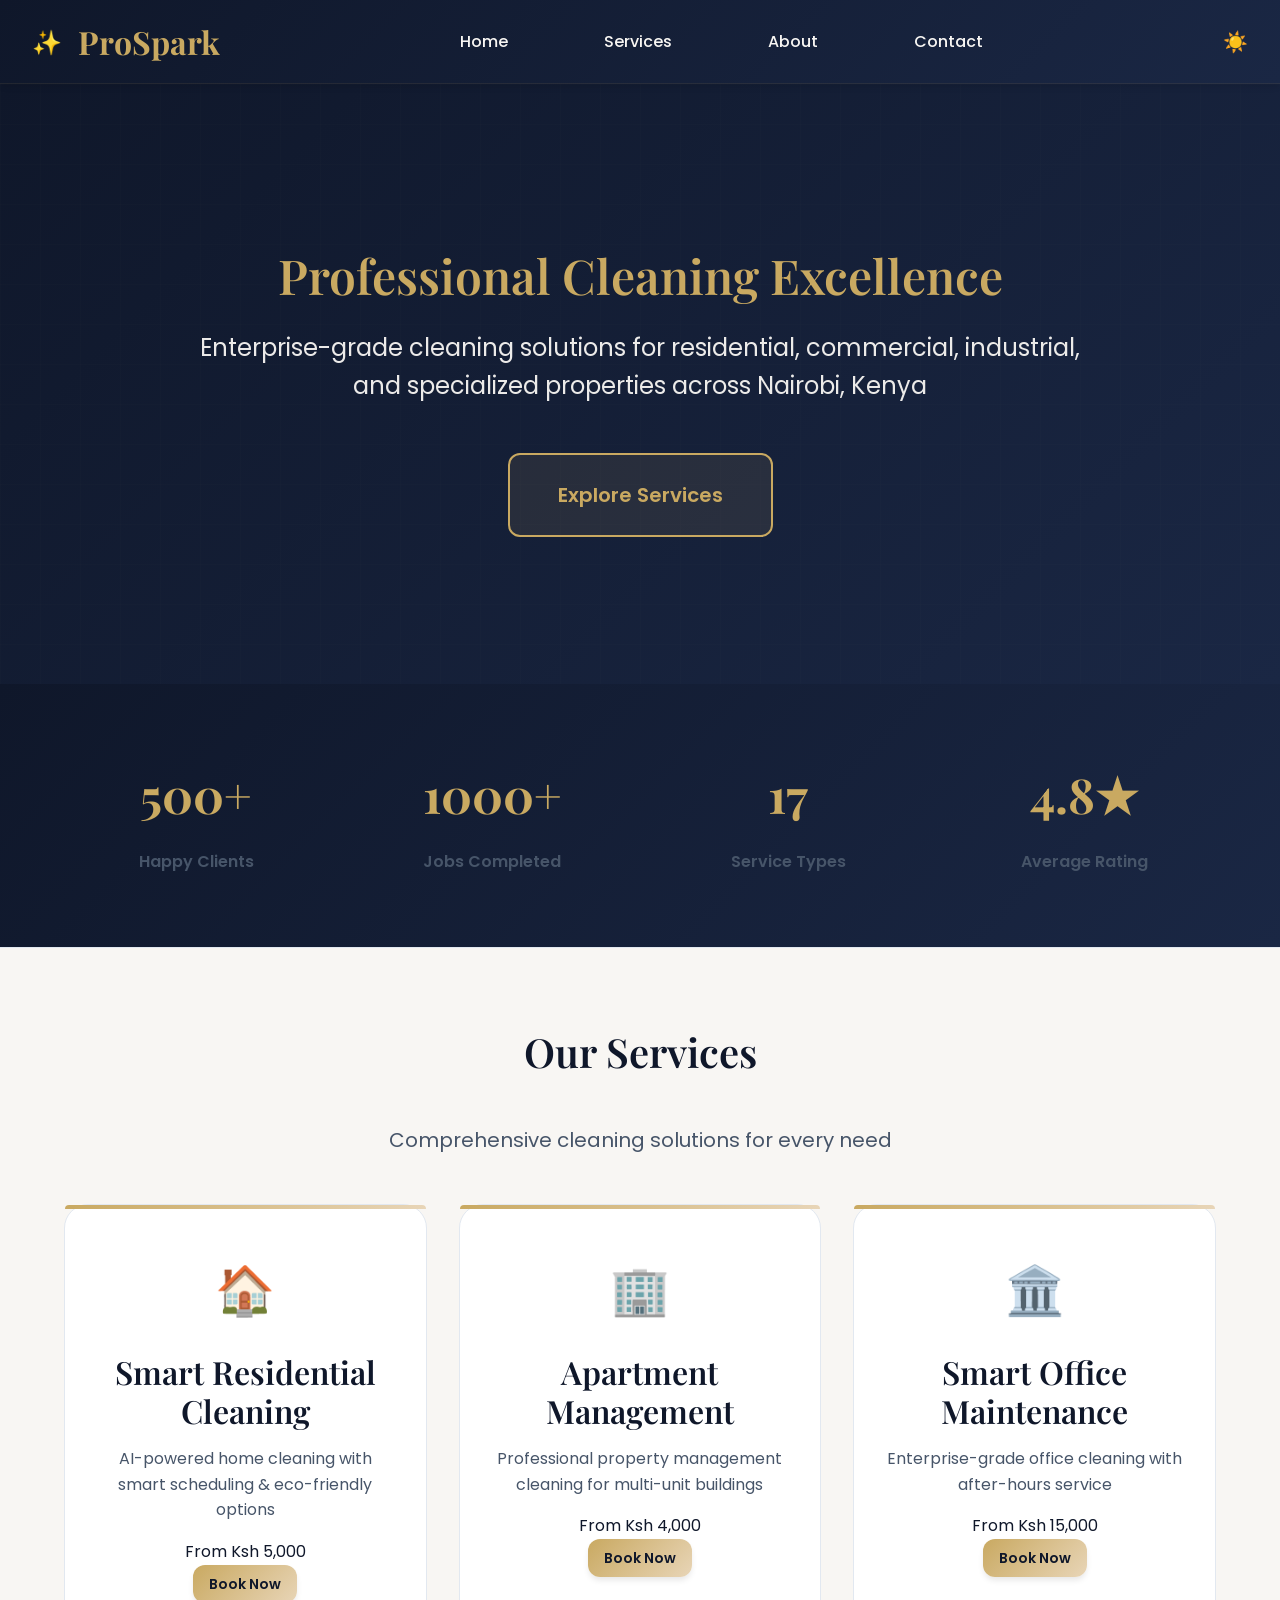
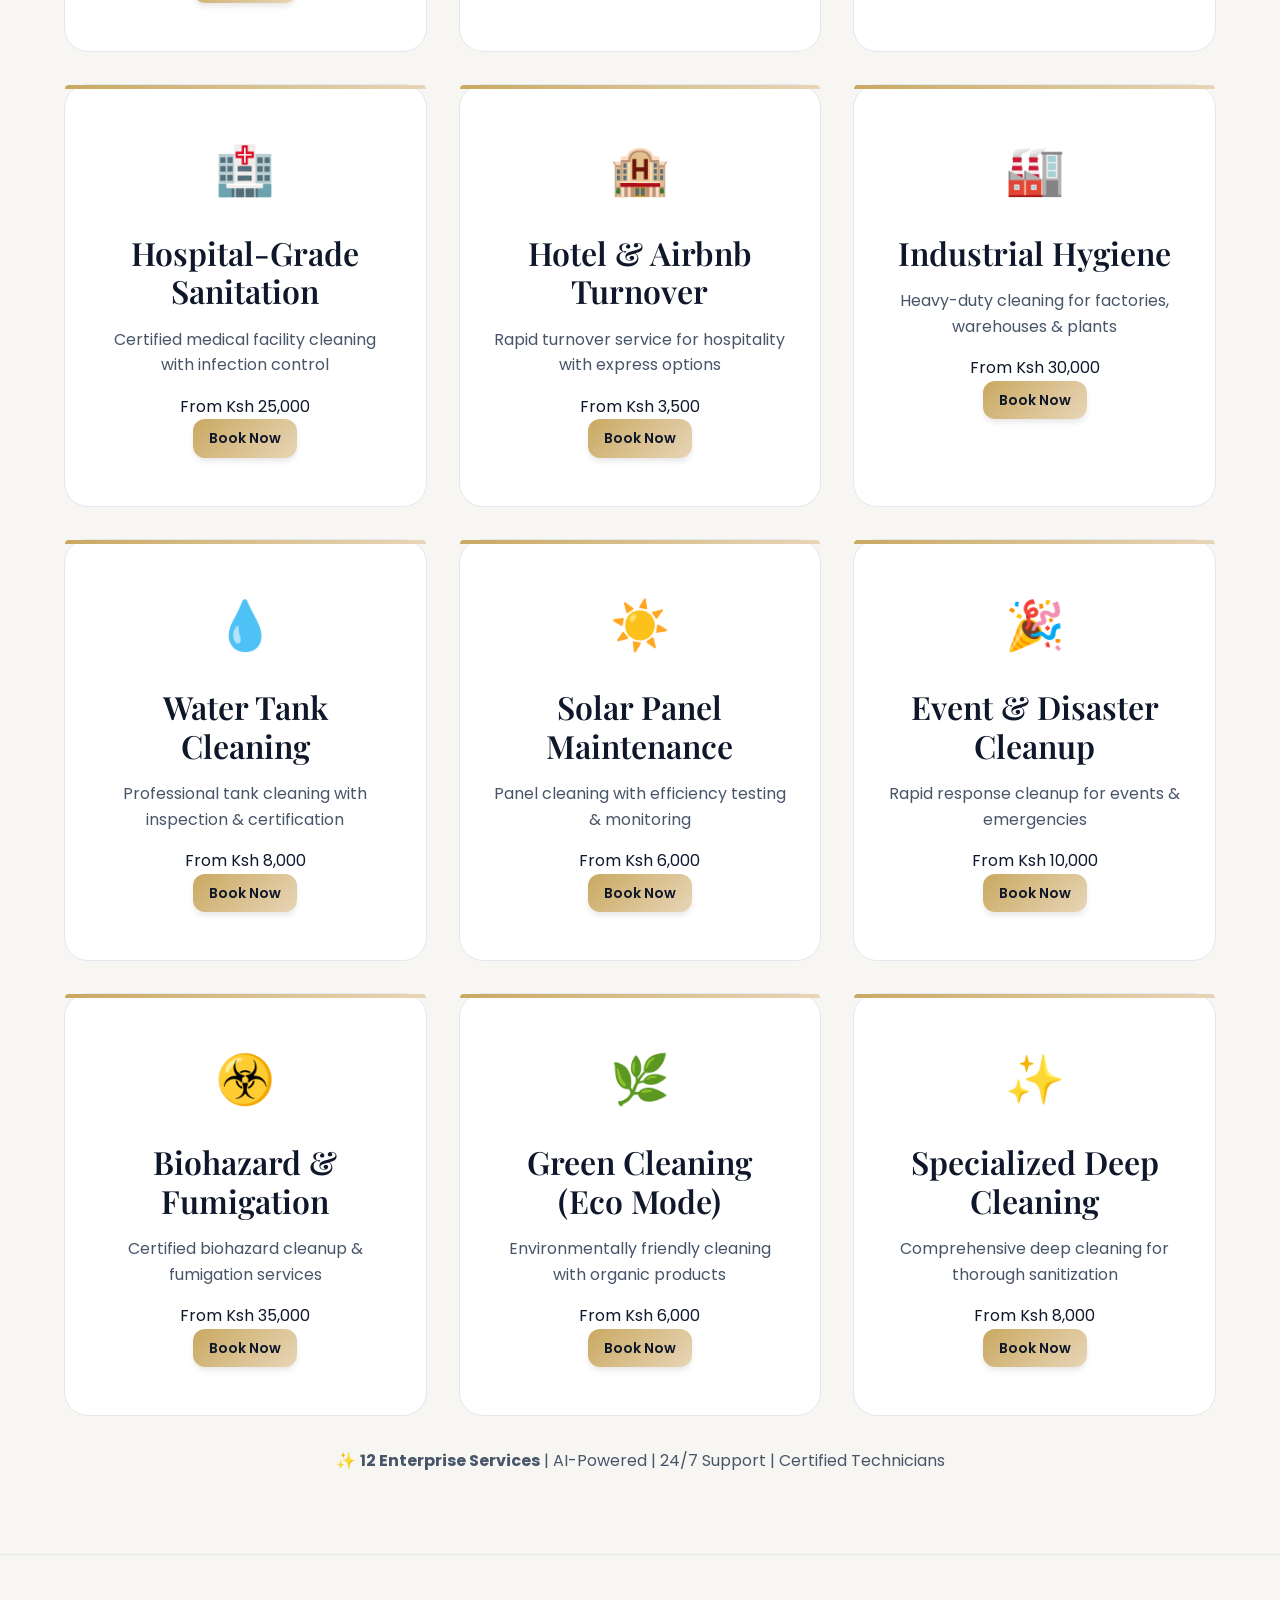
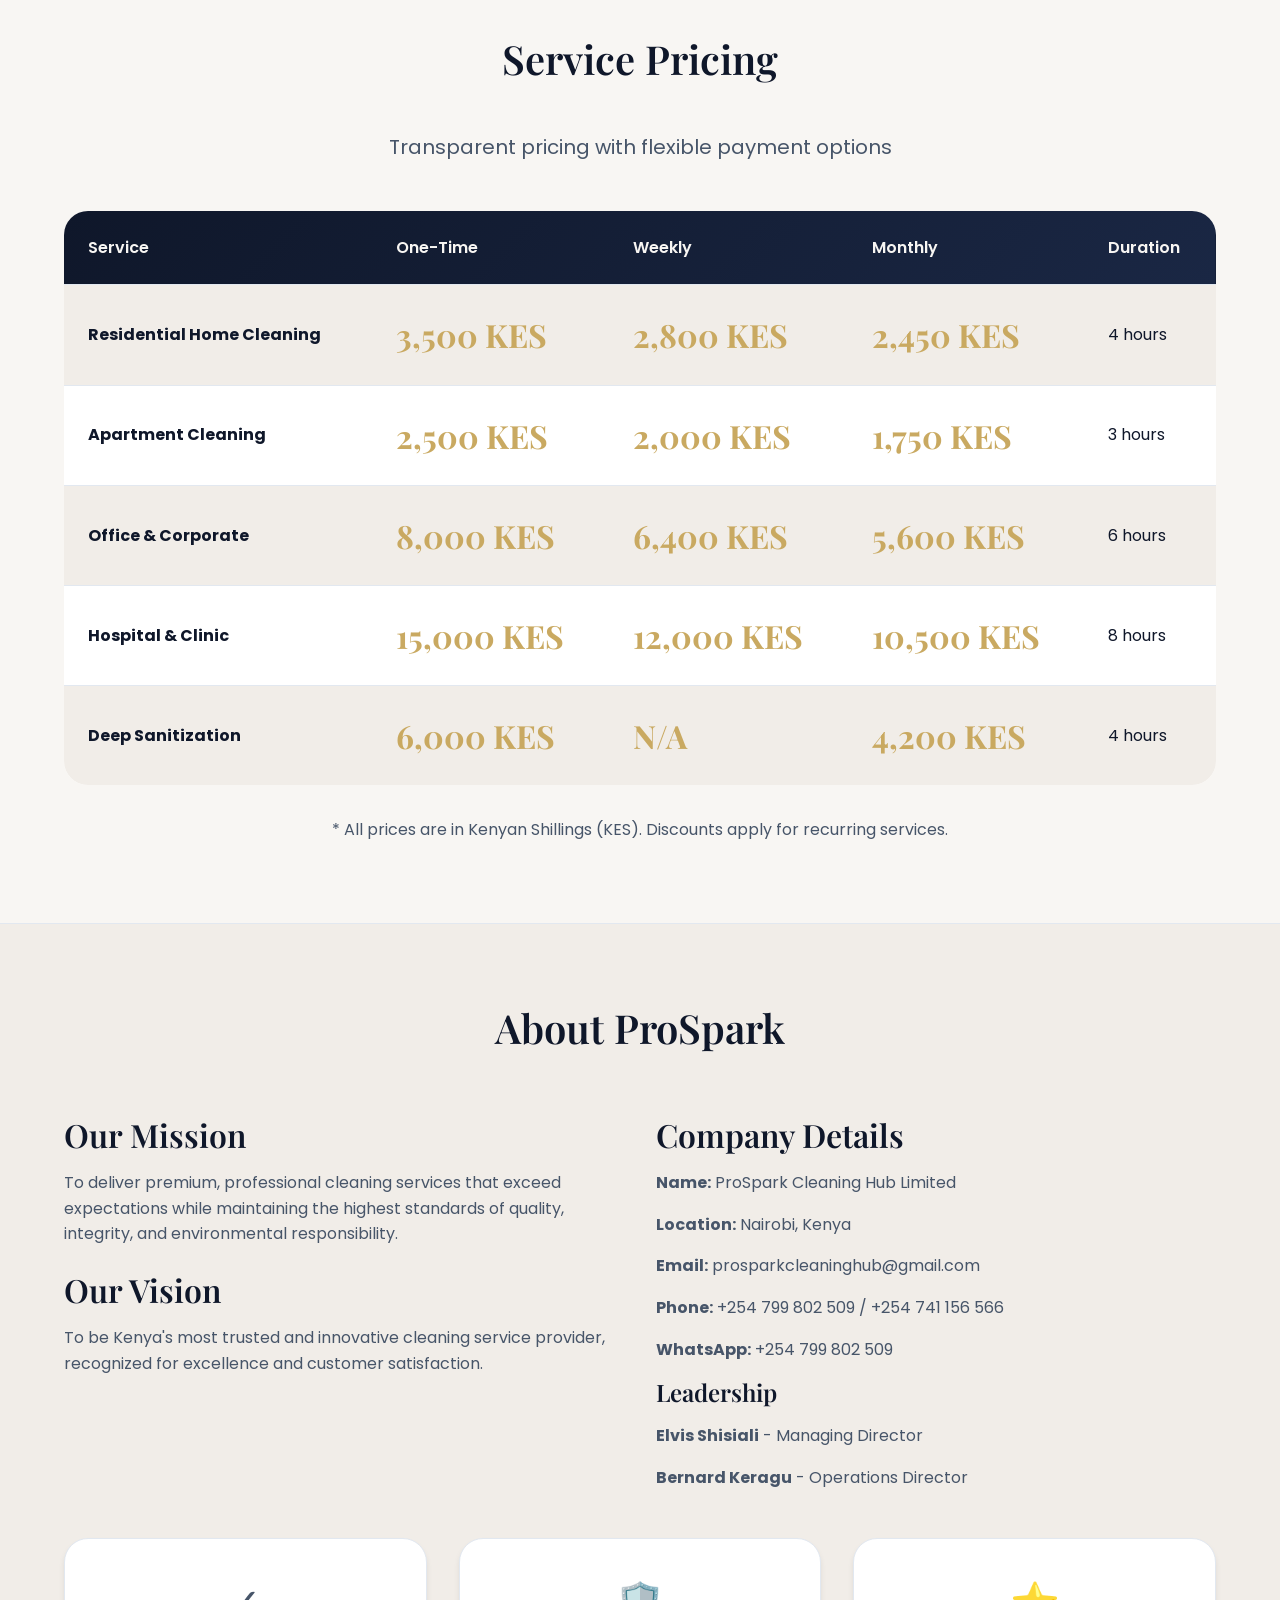
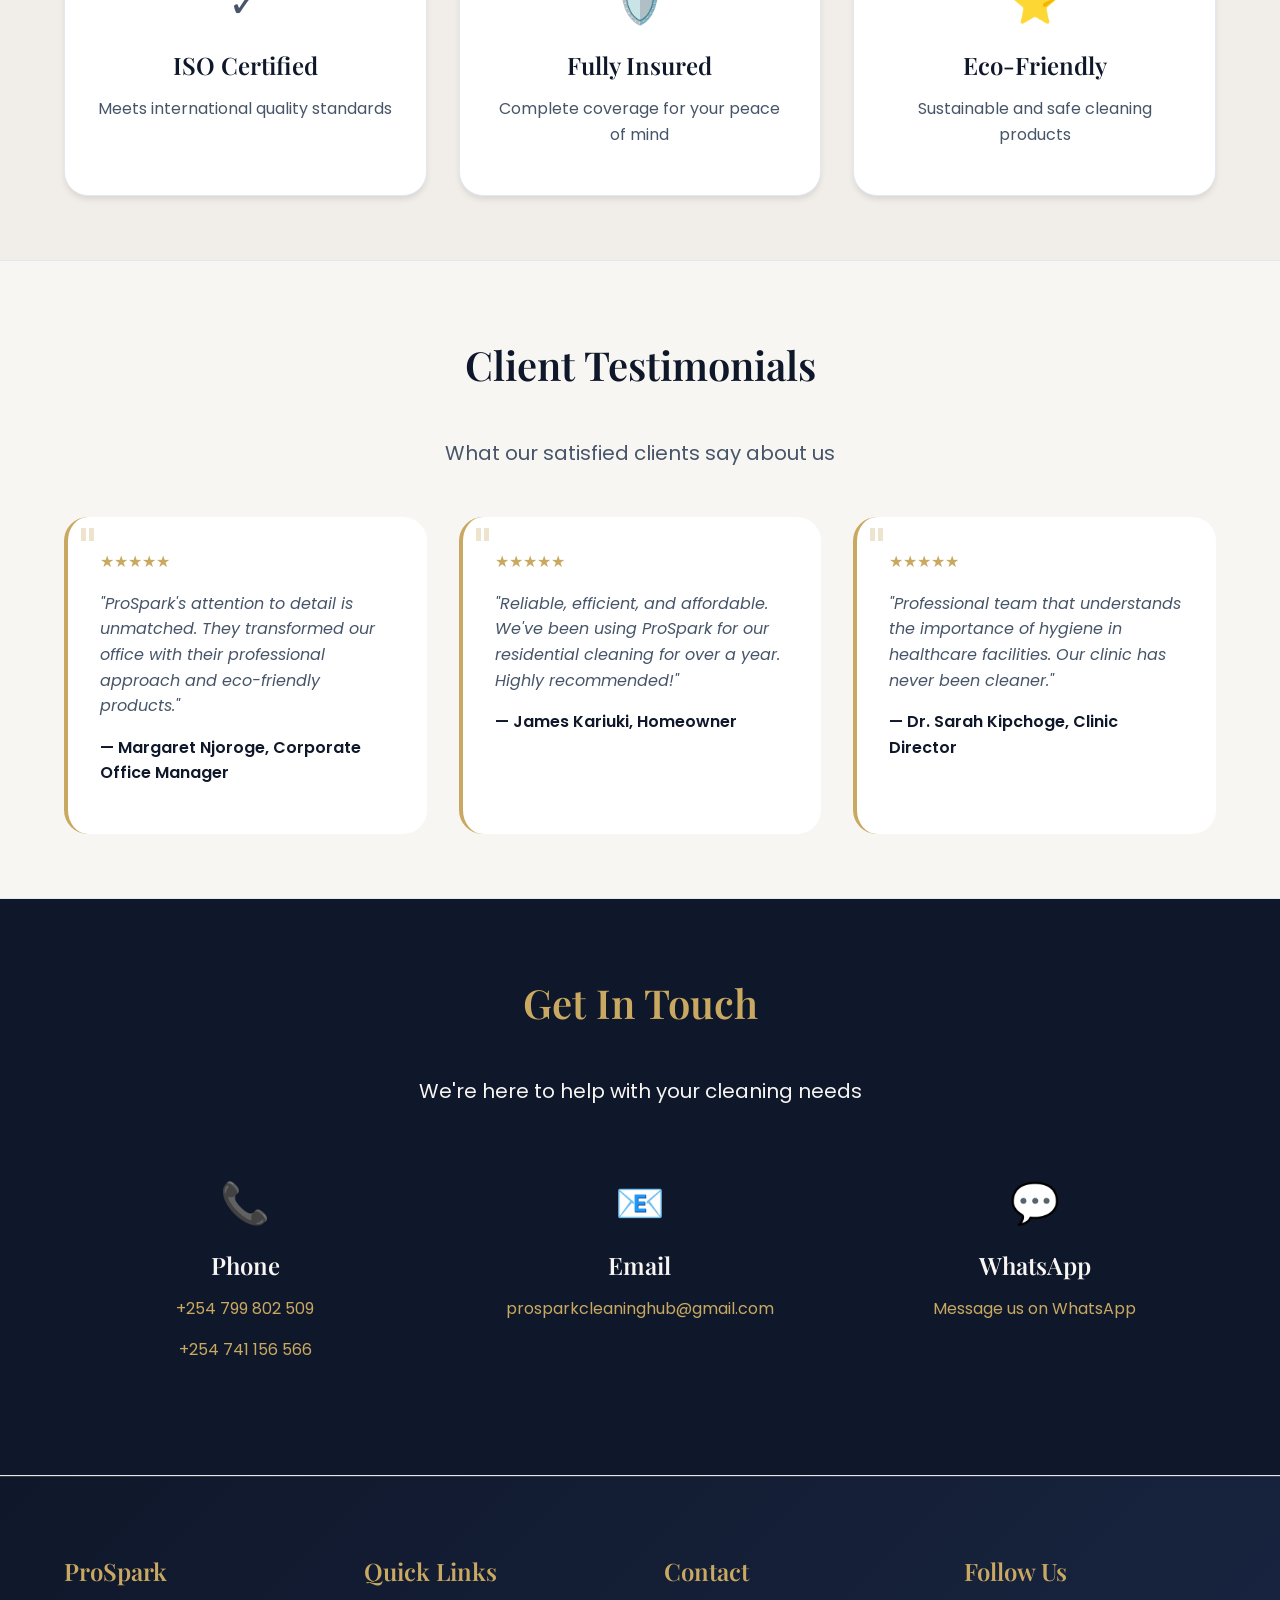
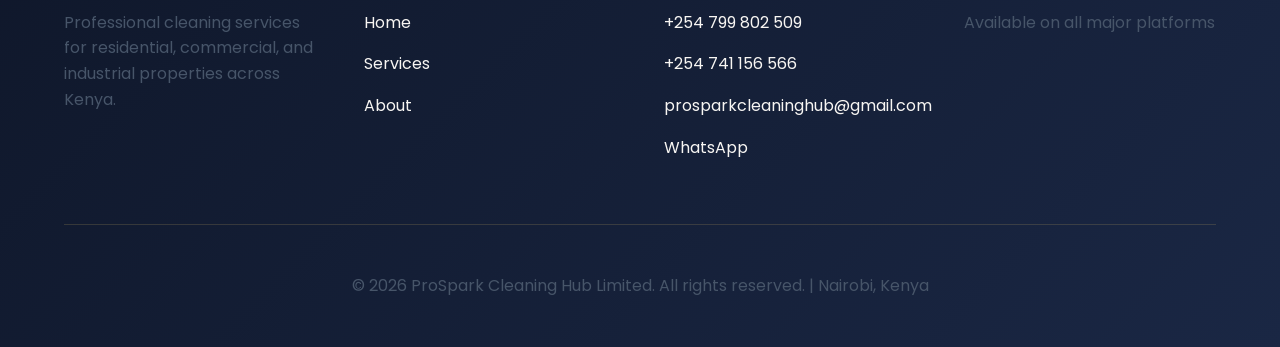
<file: elvis/prospark_enterprise_app/index.html>
<!DOCTYPE html>
<html lang="en" data-theme="light">
<head>
  <meta charset="UTF-8">
  <meta name="viewport" content="width=device-width, initial-scale=1.0">
  <meta name="description" content="ProSpark Cleaning Hub - Professional cleaning services for residential, commercial, and industrial properties.">
  <meta name="theme-color" content="#0f172a">
  <meta name="apple-mobile-web-app-capable" content="yes">
  <meta name="apple-mobile-web-app-status-bar-style" content="black-translucent">
  
  <title>ProSpark Cleaning Hub - Professional Cleaning Excellence</title>
  
  <link rel="manifest" href="manifest.json">
  <link rel="icon" type="image/svg+xml" href="data:image/svg+xml,<svg xmlns='http://www.w3.org/2000/svg' viewBox='0 0 100 100'><rect fill='%230f172a' width='100' height='100'/><text x='50' y='75' font-size='60' font-weight='bold' text-anchor='middle' fill='%23c9a961' font-family='Arial'>P</text></svg>">
  <link rel="apple-touch-icon" href="data:image/svg+xml,<svg xmlns='http://www.w3.org/2000/svg' viewBox='0 0 192 192'><rect fill='%230f172a' width='192' height='192' rx='45'/><text x='96' y='140' font-size='120' font-weight='bold' text-anchor='middle' fill='%23c9a961' font-family='Arial'>P</text></svg>">
  
  <link href="https://fonts.googleapis.com/css2?family=Poppins:wght@300;400;500;600;700&family=Playfair+Display:wght@600;700&display=swap" rel="stylesheet">
  <link rel="stylesheet" href="css/main.css">
</head>
<body>
  <!-- Navigation -->
  <nav>
    <div class="nav-brand">
      <span class="nav-brand-icon">✨</span>
      <span>ProSpark</span>
    </div>
    
    <ul class="nav-links">
      <li><a href="#home">Home</a></li>
      <li><a href="#services">Services</a></li>
      <li><a href="#about">About</a></li>
      <li><a href="#contact">Contact</a></li>
    </ul>
    
    <div class="nav-actions">
      <button id="theme-toggle" style="background: none; border: none; color: var(--color-pearl-white); font-size: 1.25rem; cursor: pointer;">☀️</button>

      <a href="booking.html" class="btn btn-primary btn-sm" data-auth="protected" style="display: none;">Book Now</a>
      <a href="login.html" class="btn btn-secondary btn-sm" data-auth="public" style="display: none;">Login</a>
      <button id="user-menu" class="btn btn-secondary btn-sm" data-auth="protected" style="display: none;">Profile</button>
      
      <button class="hamburger">☰</button>
    </div>
  </nav>

  <!-- Hero Section -->
  <div class="hero" id="home">
    <div class="hero-content">
      <h1>Professional Cleaning Excellence</h1>
      <p>Enterprise-grade cleaning solutions for residential, commercial, industrial, and specialized properties across Nairobi, Kenya</p>
      <div style="margin-top: 2rem;">
        <a href="booking.html" class="btn btn-primary btn-lg" data-auth="protected" style="display: none;">Book a Service</a>
        <a href="login.html" class="btn btn-secondary btn-lg" data-auth="public" style="display: none;">Get Started</a>
        <a href="#services" class="btn btn-secondary btn-lg" style="margin-left: 1rem;">Explore Services</a>
      </div>
    </div>
  </div>

  <!-- Statistics Section -->
  <section style="background: var(--gradient-primary); color: var(--color-pearl-white); padding: 3rem var(--space-xl);">
    <div class="container">
      <div class="grid grid-cols-4">
        <div class="stat">
          <div class="stat-number">500+</div>
          <div class="stat-label">Happy Clients</div>
        </div>
        <div class="stat">
          <div class="stat-number">1000+</div>
          <div class="stat-label">Jobs Completed</div>
        </div>
        <div class="stat">
          <div class="stat-number">17</div>
          <div class="stat-label">Service Types</div>
        </div>
        <div class="stat">
          <div class="stat-number">4.8★</div>
          <div class="stat-label">Average Rating</div>
        </div>
      </div>
    </div>
  </section>

  <!-- Services Section -->
  <section id="services">
    <div class="container">
      <h2>Our Services</h2>
      <p class="section-subtitle">Comprehensive cleaning solutions for every need</p>
      
      <div class="grid grid-cols-3">
        <!-- Enterprise Service 1 -->
        <div class="service-card glassmorphism">
          <div class="service-icon">🏠</div>
          <h3>Smart Residential Cleaning</h3>
          <p>AI-powered home cleaning with smart scheduling & eco-friendly options</p>
          <div class="service-meta"><span>From Ksh 5,000</span></div>
          <a href="booking.html?service=residential" class="btn btn-primary btn-sm">Book Now</a>
        </div>

        <!-- Enterprise Service 2 -->
        <div class="service-card glassmorphism">
          <div class="service-icon">🏢</div>
          <h3>Apartment Management</h3>
          <p>Professional property management cleaning for multi-unit buildings</p>
          <div class="service-meta"><span>From Ksh 4,000</span></div>
          <a href="booking.html?service=apartment" class="btn btn-primary btn-sm">Book Now</a>
        </div>

        <!-- Enterprise Service 3 -->
        <div class="service-card glassmorphism">
          <div class="service-icon">🏛️</div>
          <h3>Smart Office Maintenance</h3>
          <p>Enterprise-grade office cleaning with after-hours service</p>
          <div class="service-meta"><span>From Ksh 15,000</span></div>
          <a href="booking.html?service=office" class="btn btn-primary btn-sm">Book Now</a>
        </div>

        <!-- Enterprise Service 4 -->
        <div class="service-card glassmorphism">
          <div class="service-icon">🏥</div>
          <h3>Hospital-Grade Sanitation</h3>
          <p>Certified medical facility cleaning with infection control</p>
          <div class="service-meta"><span>From Ksh 25,000</span></div>
          <a href="booking.html?service=hospital" class="btn btn-primary btn-sm">Book Now</a>
        </div>

        <!-- Enterprise Service 5 -->
        <div class="service-card glassmorphism">
          <div class="service-icon">🏨</div>
          <h3>Hotel & Airbnb Turnover</h3>
          <p>Rapid turnover service for hospitality with express options</p>
          <div class="service-meta"><span>From Ksh 3,500</span></div>
          <a href="booking.html?service=hospitality" class="btn btn-primary btn-sm">Book Now</a>
        </div>

        <!-- Enterprise Service 6 -->
        <div class="service-card glassmorphism">
          <div class="service-icon">🏭</div>
          <h3>Industrial Hygiene</h3>
          <p>Heavy-duty cleaning for factories, warehouses & plants</p>
          <div class="service-meta"><span>From Ksh 30,000</span></div>
          <a href="booking.html?service=industrial" class="btn btn-primary btn-sm">Book Now</a>
        </div>

        <!-- Enterprise Service 7 -->
        <div class="service-card glassmorphism">
          <div class="service-icon">💧</div>
          <h3>Water Tank Cleaning</h3>
          <p>Professional tank cleaning with inspection & certification</p>
          <div class="service-meta"><span>From Ksh 8,000</span></div>
          <a href="booking.html?service=watertank" class="btn btn-primary btn-sm">Book Now</a>
        </div>

        <!-- Enterprise Service 8 -->
        <div class="service-card glassmorphism">
          <div class="service-icon">☀️</div>
          <h3>Solar Panel Maintenance</h3>
          <p>Panel cleaning with efficiency testing & monitoring</p>
          <div class="service-meta"><span>From Ksh 6,000</span></div>
          <a href="booking.html?service=solar" class="btn btn-primary btn-sm">Book Now</a>
        </div>

        <!-- Enterprise Service 9 -->
        <div class="service-card glassmorphism">
          <div class="service-icon">🎉</div>
          <h3>Event & Disaster Cleanup</h3>
          <p>Rapid response cleanup for events & emergencies</p>
          <div class="service-meta"><span>From Ksh 10,000</span></div>
          <a href="booking.html?service=event" class="btn btn-primary btn-sm">Book Now</a>
        </div>

        <!-- Enterprise Service 10 -->
        <div class="service-card glassmorphism">
          <div class="service-icon">☣️</div>
          <h3>Biohazard & Fumigation</h3>
          <p>Certified biohazard cleanup & fumigation services</p>
          <div class="service-meta"><span>From Ksh 35,000</span></div>
          <a href="booking.html?service=biohazard" class="btn btn-primary btn-sm">Book Now</a>
        </div>

        <!-- Enterprise Service 11 -->
        <div class="service-card glassmorphism">
          <div class="service-icon">🌿</div>
          <h3>Green Cleaning (Eco Mode)</h3>
          <p>Environmentally friendly cleaning with organic products</p>
          <div class="service-meta"><span>From Ksh 6,000</span></div>
          <a href="booking.html?service=green" class="btn btn-primary btn-sm">Book Now</a>
        </div>

        <!-- Enterprise Service 12 -->
        <div class="service-card glassmorphism">
          <div class="service-icon">✨</div>
          <h3>Specialized Deep Cleaning</h3>
          <p>Comprehensive deep cleaning for thorough sanitization</p>
          <div class="service-meta"><span>From Ksh 8,000</span></div>
          <a href="booking.html?service=deepclean" class="btn btn-primary btn-sm">Book Now</a>
        </div>
      </div>

      <div style="margin-top: 2rem; text-align: center;">
        <p style="color: var(--text-secondary); margin-bottom: 1rem;">
          ✨ <strong>12 Enterprise Services</strong> | AI-Powered | 24/7 Support | Certified Technicians
        </p>
      </div>
    </div>
  </section>

  <!-- Pricing Section -->
  <section id="pricing">
    <div class="container">
      <h2>Service Pricing</h2>
      <p class="section-subtitle">Transparent pricing with flexible payment options</p>
      
      <table class="pricing-table">
        <thead>
          <tr>
            <th>Service</th>
            <th>One-Time</th>
            <th>Weekly</th>
            <th>Monthly</th>
            <th>Duration</th>
          </tr>
        </thead>
        <tbody>
          <tr>
            <td><strong>Residential Home Cleaning</strong></td>
            <td class="price">3,500 KES</td>
            <td class="price">2,800 KES</td>
            <td class="price">2,450 KES</td>
            <td>4 hours</td>
          </tr>
          <tr>
            <td><strong>Apartment Cleaning</strong></td>
            <td class="price">2,500 KES</td>
            <td class="price">2,000 KES</td>
            <td class="price">1,750 KES</td>
            <td>3 hours</td>
          </tr>
          <tr>
            <td><strong>Office & Corporate</strong></td>
            <td class="price">8,000 KES</td>
            <td class="price">6,400 KES</td>
            <td class="price">5,600 KES</td>
            <td>6 hours</td>
          </tr>
          <tr>
            <td><strong>Hospital & Clinic</strong></td>
            <td class="price">15,000 KES</td>
            <td class="price">12,000 KES</td>
            <td class="price">10,500 KES</td>
            <td>8 hours</td>
          </tr>
          <tr>
            <td><strong>Deep Sanitization</strong></td>
            <td class="price">6,000 KES</td>
            <td class="price">N/A</td>
            <td class="price">4,200 KES</td>
            <td>4 hours</td>
          </tr>
        </tbody>
      </table>

      <p style="margin-top: 2rem; color: var(--text-secondary); text-align: center;">
        * All prices are in Kenyan Shillings (KES). Discounts apply for recurring services.
      </p>
    </div>
  </section>

  <!-- About Section -->
  <section id="about" style="background: var(--bg-tertiary);">
    <div class="container">
      <h2>About ProSpark</h2>
      
      <div class="grid grid-cols-2" style="margin-top: 2rem;">
        <div>
          <h3>Our Mission</h3>
          <p>To deliver premium, professional cleaning services that exceed expectations while maintaining the highest standards of quality, integrity, and environmental responsibility.</p>
          
          <h3 style="margin-top: 1.5rem;">Our Vision</h3>
          <p>To be Kenya's most trusted and innovative cleaning service provider, recognized for excellence and customer satisfaction.</p>
        </div>

        <div>
          <h3>Company Details</h3>
          <p><strong>Name:</strong> ProSpark Cleaning Hub Limited</p>
          <p><strong>Location:</strong> Nairobi, Kenya</p>
          <p><strong>Email:</strong> prosparkcleaninghub@gmail.com</p>
          <p><strong>Phone:</strong> +254 799 802 509 / +254 741 156 566</p>
          <p><strong>WhatsApp:</strong> +254 799 802 509</p>

          <h4 style="margin-top: 1rem;">Leadership</h4>
          <p><strong>Elvis Shisiali</strong> - Managing Director</p>
          <p><strong>Bernard Keragu</strong> - Operations Director</p>
        </div>
      </div>

      <div class="grid grid-cols-3" style="margin-top: 2rem;">
        <div class="card" style="text-align: center;">
          <p style="font-size: 2.5rem; margin: 0;">✓</p>
          <h4>ISO Certified</h4>
          <p>Meets international quality standards</p>
        </div>
        <div class="card" style="text-align: center;">
          <p style="font-size: 2.5rem; margin: 0;">🛡️</p>
          <h4>Fully Insured</h4>
          <p>Complete coverage for your peace of mind</p>
        </div>
        <div class="card" style="text-align: center;">
          <p style="font-size: 2.5rem; margin: 0;">⭐</p>
          <h4>Eco-Friendly</h4>
          <p>Sustainable and safe cleaning products</p>
        </div>
      </div>
    </div>
  </section>

  <!-- Testimonials Section -->
  <section id="testimonials">
    <div class="container">
      <h2>Client Testimonials</h2>
      <p class="section-subtitle">What our satisfied clients say about us</p>

      <div class="grid grid-cols-3">
        <div class="testimonial-card">
          <div class="testimonial-rating">★★★★★</div>
          <p class="testimonial-text">"ProSpark's attention to detail is unmatched. They transformed our office with their professional approach and eco-friendly products."</p>
          <p class="testimonial-author">— Margaret Njoroge, Corporate Office Manager</p>
        </div>

        <div class="testimonial-card">
          <div class="testimonial-rating">★★★★★</div>
          <p class="testimonial-text">"Reliable, efficient, and affordable. We've been using ProSpark for our residential cleaning for over a year. Highly recommended!"</p>
          <p class="testimonial-author">— James Kariuki, Homeowner</p>
        </div>

        <div class="testimonial-card">
          <div class="testimonial-rating">★★★★★</div>
          <p class="testimonial-text">"Professional team that understands the importance of hygiene in healthcare facilities. Our clinic has never been cleaner."</p>
          <p class="testimonial-author">— Dr. Sarah Kipchoge, Clinic Director</p>
        </div>
      </div>
    </div>
  </section>

  <!-- Contact Section -->
  <section id="contact" style="background: var(--color-midnight-blue); color: var(--color-pearl-white);">
    <div class="container">
      <h2 style="color: var(--color-champagne-gold);">Get In Touch</h2>
      <p class="section-subtitle" style="color: var(--color-pearl-white);">We're here to help with your cleaning needs</p>

      <div class="grid grid-cols-3">
        <div style="text-align: center;">
          <p style="font-size: 2.5rem; margin-bottom: 0.5rem;">📞</p>
          <h4>Phone</h4>
          <p><a href="tel:+254799802509" style="color: var(--color-champagne-gold);">+254 799 802 509</a></p>
          <p><a href="tel:+254741156566" style="color: var(--color-champagne-gold);">+254 741 156 566</a></p>
        </div>

        <div style="text-align: center;">
          <p style="font-size: 2.5rem; margin-bottom: 0.5rem;">📧</p>
          <h4>Email</h4>
          <p><a href="mailto:prosparkcleaninghub@gmail.com" style="color: var(--color-champagne-gold);">prosparkcleaninghub@gmail.com</a></p>
        </div>

        <div style="text-align: center;">
          <p style="font-size: 2.5rem; margin-bottom: 0.5rem;">💬</p>
          <h4>WhatsApp</h4>
          <p><a href="https://wa.me/254799802509" style="color: var(--color-champagne-gold);">Message us on WhatsApp</a></p>
        </div>
      </div>

      <div style="text-align: center; margin-top: 2rem;">
        <a href="booking.html" class="btn btn-primary btn-lg" data-auth="protected" style="display: none;">Book Now</a>
        <a href="login.html" class="btn btn-secondary btn-lg" data-auth="public" style="display: none;">Login to Book</a>
      </div>
    </div>
  </section>

  <!-- Booking Modal -->
  <div id="booking-modal" class="modal">
    <div class="modal-content">
      <div class="modal-header">
        <h3>Book Service: <span id="booking-service-display">Select Service</span></h3>
        <button class="modal-close">×</button>
      </div>
      <form id="booking-form">
        <input type="hidden" id="booking-service-input">
        
        <div class="form-group">
          <label>Date *</label>
          <input type="date" id="booking-date" required>
        </div>

        <div class="form-group">
          <label>Time *</label>
          <select id="booking-time" required>
            <option value="">Select Time</option>
            <option value="09:00">09:00 AM</option>
            <option value="10:00">10:00 AM</option>
            <option value="11:00">11:00 AM</option>
            <option value="14:00">2:00 PM</option>
            <option value="15:00">3:00 PM</option>
            <option value="16:00">4:00 PM</option>
          </select>
        </div>

        <div class="form-group">
          <label>Frequency</label>
          <select id="booking-frequency">
            <option value="one-time">One-Time</option>
            <option value="weekly">Weekly</option>
            <option value="monthly">Monthly</option>
          </select>
        </div>

        <div class="form-group">
          <label>Price Estimate</label>
          <p id="price-estimate" style="font-size: 1.25rem; font-weight: bold; color: var(--color-champagne-gold); margin: 0;">-</p>
        </div>

        <div class="form-group">
          <label>Address *</label>
          <input type="text" id="booking-address" placeholder="Enter service address" required>
        </div>

        <div class="form-group">
          <label>Phone *</label>
          <input type="tel" id="booking-phone" placeholder="0700000000" required>
        </div>

        <div class="form-group">
          <label>Special Notes</label>
          <textarea id="booking-notes" placeholder="Any special requirements..."></textarea>
        </div>

        <div style="display: flex; gap: 1rem;">
          <button type="submit" class="btn btn-primary flex-1">Confirm Booking</button>
          <button type="button" class="btn btn-secondary flex-1" onclick="document.getElementById('booking-modal').classList.remove('active')">
            Cancel
          </button>
        </div>
      </form>
    </div>
  </div>

  <!-- Footer -->
  <footer>
    <div class="container">
      <div class="footer-grid">
        <div class="footer-section">
          <h4>ProSpark</h4>
          <p>Professional cleaning services for residential, commercial, and industrial properties across Kenya.</p>
        </div>

        <div class="footer-section">
          <h4>Quick Links</h4>
          <ul>
            <li><a href="#home">Home</a></li>
            <li><a href="#services">Services</a></li>
            <li><a href="#about">About</a></li>
            <li><a href="booking.html" data-auth="protected" style="display: none;">Book Service</a></li>
            <li><a href="login.html" data-auth="public" style="display: none;">Login</a></li>
          </ul>
        </div>

        <div class="footer-section">
          <h4>Contact</h4>
          <ul>
            <li><a href="tel:+254799802509">+254 799 802 509</a></li>
            <li><a href="tel:+254741156566">+254 741 156 566</a></li>
            <li><a href="mailto:prosparkcleaninghub@gmail.com">prosparkcleaninghub@gmail.com</a></li>
            <li><a href="https://wa.me/254799802509">WhatsApp</a></li>
          </ul>
        </div>

        <div class="footer-section">
          <h4>Follow Us</h4>
          <p>Available on all major platforms</p>
        </div>
      </div>

      <div class="footer-divider">
        <p>&copy; 2026 ProSpark Cleaning Hub Limited. All rights reserved. | Nairobi, Kenya</p>
      </div>
    </div>
  </footer>

  <!-- Alert Container -->
  <div id="alerts-container"></div>

  <!-- Enterprise Scripts -->
  <script src="js/core/enterpriseServices.js"></script>
  <script src="js/auth/enterpriseAuth.js"></script>
  <script src="js/crm/crmManager.js"></script>
  <script src="js/finance/financeManager.js"></script>
  <script src="js/operations/operationsManager.js"></script>
  <script src="js/analytics/analyticsEngine.js"></script>
  <script src="js/admin/adminManager.js"></script>
  <script src="js/mobile/mobileManager.js"></script>
  
  <script src="js/app.js"></script>
  <script src="js/auth.js"></script>
  <script src="js/booking.js"></script>
</body>
</html>
</file>
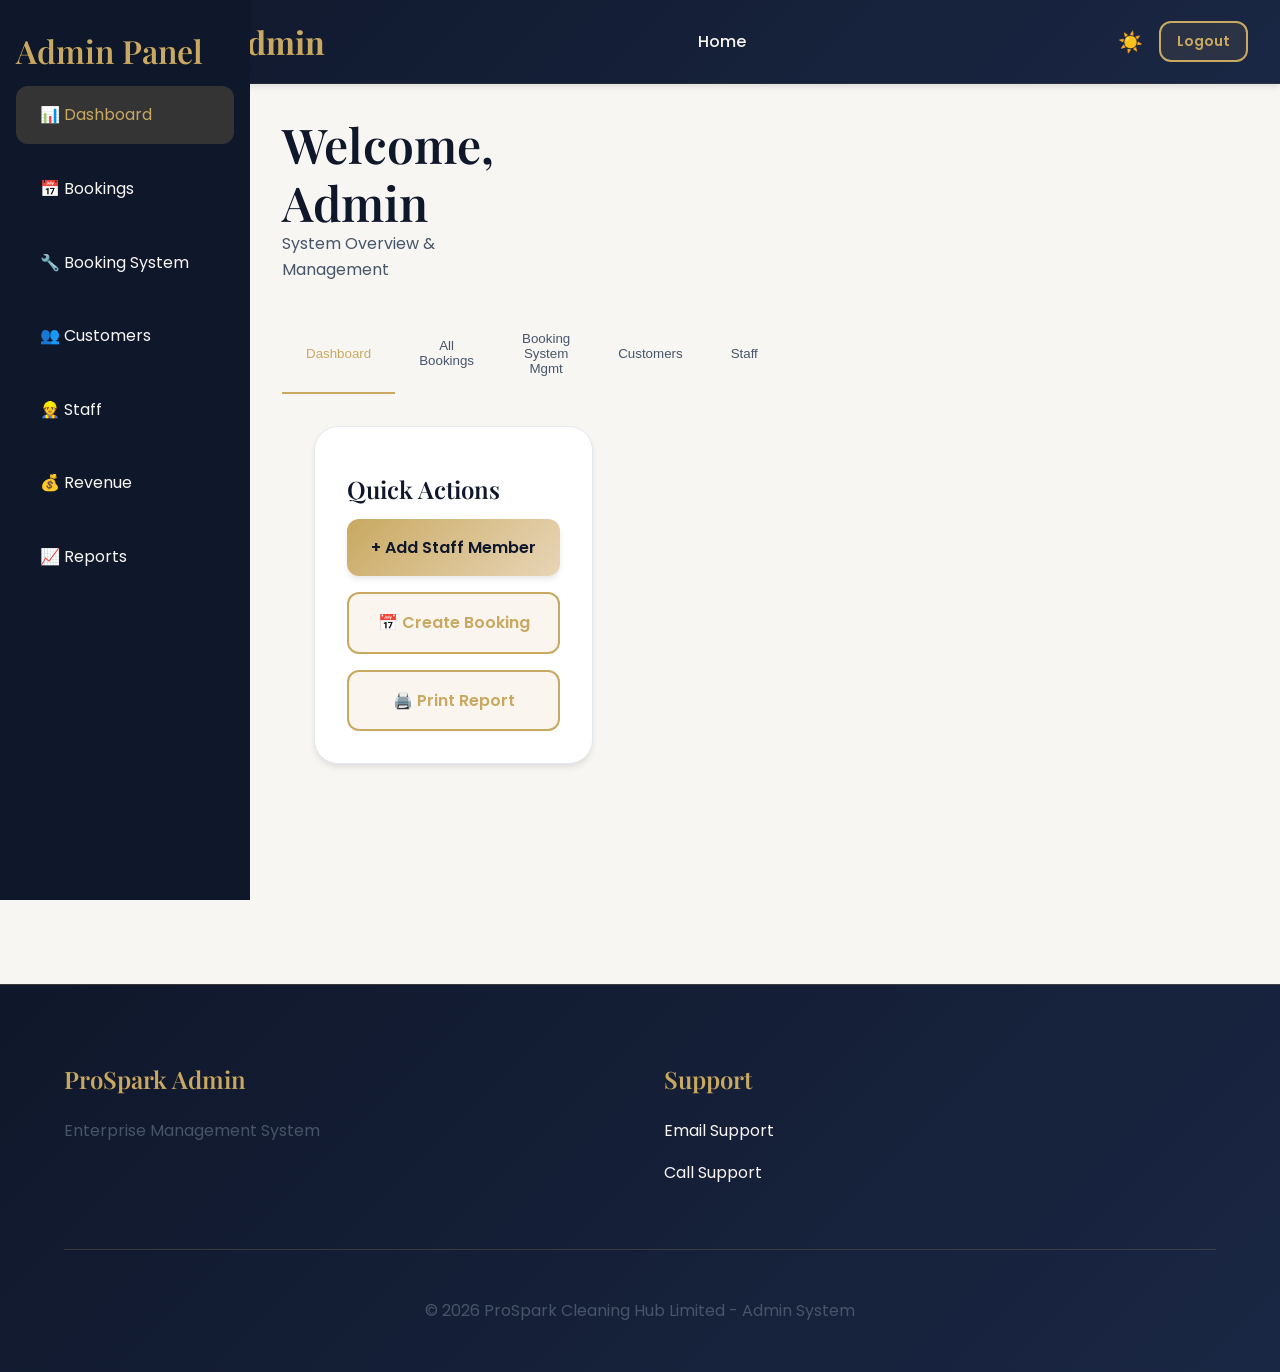
<file: elvis/prospark_enterprise_app/admin.html>
<!DOCTYPE html>
<html lang="en" data-theme="light">
<head>
  <meta charset="UTF-8">
  <meta name="viewport" content="width=device-width, initial-scale=1.0">
  <meta name="description" content="ProSpark Cleaning Hub - Admin Dashboard">
  <title>Admin Dashboard - ProSpark Cleaning Hub</title>
  
  <link rel="manifest" href="manifest.json">
  <link href="https://fonts.googleapis.com/css2?family=Poppins:wght@300;400;500;600;700&family=Playfair+Display:wght@600;700&display=swap" rel="stylesheet">
  <link rel="stylesheet" href="css/main.css">
</head>
<body>
  <!-- Navigation -->
  <nav>
    <div class="nav-brand">
      <span class="nav-brand-icon">✨</span>
      <span>ProSpark Admin</span>
    </div>
    
    <ul class="nav-links">
      <li><a href="index.html">Home</a></li>
    </ul>
    
    <div class="nav-actions">
      <button id="theme-toggle" style="background: none; border: none; color: var(--color-pearl-white); font-size: 1.25rem; cursor: pointer;">☀️</button>
      <button id="admin-logout-btn" class="btn btn-secondary btn-sm">Logout</button>
      <button class="hamburger">☰</button>
    </div>
  </nav>

  <!-- Dashboard Wrapper -->
  <div class="dashboard-wrapper">
    <!-- Sidebar -->
    <aside class="dashboard-sidebar">
      <h3 style="color: var(--color-champagne-gold); margin-top: 0;">Admin Panel</h3>
      <ul class="sidebar-menu">
        <li><a href="#dashboard" class="active">📊 Dashboard</a></li>
        <li><a href="#bookings">📅 Bookings</a></li>
        <li><a href="#booking-system">🔧 Booking System</a></li>
        <li><a href="#customers">👥 Customers</a></li>
        <li><a href="#staff">👷 Staff</a></li>
        <li><a href="#revenue">💰 Revenue</a></li>
        <li><a href="#reports">📈 Reports</a></li>
      </ul>
    </aside>

    <!-- Main Content -->
    <div class="dashboard-content">
      <!-- Header -->
      <div style="display: flex; justify-content: space-between; align-items: center; margin-bottom: 2rem;">
        <div>
          <h1 id="admin-greeting" style="margin: 0;">Welcome, Admin</h1>
          <p style="color: var(--text-secondary); margin: 0;">System Overview & Management</p>
        </div>
      </div>

      <!-- Statistics -->
      <div id="admin-stats"></div>

      <!-- Tabs -->
      <div class="tabs" style="margin-top: 2rem;">
        <button class="tab-button active" data-tab="dashboard">Dashboard</button>
        <button class="tab-button" data-tab="bookings">All Bookings</button>
        <button class="tab-button" data-tab="booking-system">Booking System Mgmt</button>
        <button class="tab-button" data-tab="customers">Customers</button>
        <button class="tab-button" data-tab="staff">Staff</button>
      </div>

      <!-- Dashboard Tab -->
      <div data-tab-content="dashboard" class="tab-content active" style="margin-top: 2rem;">
        <div class="grid grid-cols-2" style="gap: 2rem;">
          <div id="revenue-chart"></div>
          
          <div class="card">
            <h4>Quick Actions</h4>
            <div style="display: flex; flex-direction: column; gap: 1rem;">
              <button class="btn btn-primary" onclick="admin.openAddStaffModal()">
                + Add Staff Member
              </button>
              <a href="booking.html" class="btn btn-secondary">
                📅 Create Booking
              </a>
              <button class="btn btn-secondary" onclick="window.print()">
                🖨️ Print Report
              </button>
            </div>
          </div>
        </div>
      </div>

      <!-- Bookings Tab -->
      <div data-tab-content="bookings" class="tab-content" style="margin-top: 1rem;">
        <h3>All Bookings</h3>
        <table>
          <thead>
            <tr>
              <th>Booking ID</th>
              <th>Customer</th>
              <th>Service</th>
              <th>Date & Time</th>
              <th>Amount</th>
              <th>Status</th>
              <th>Edit</th>
              <th>Delete</th>
            </tr>
          </thead>
          <tbody id="admin-bookings-list"></tbody>
        </table>
      </div>

      <!-- Booking System Management Tab -->
      <div data-tab-content="booking-system" class="tab-content" style="margin-top: 1rem;">
        <h3>🔧 Booking System Management</h3>
        
        <!-- System Statistics -->
        <div style="display: grid; grid-template-columns: repeat(5, 1fr); gap: 1rem; margin-bottom: 2rem;">
          <div style="background: var(--bg-secondary); padding: var(--space-lg); border-radius: var(--radius-md); border-left: 4px solid var(--color-success);">
            <p style="color: var(--text-secondary); margin: 0; font-size: 0.875rem;">Total Bookings</p>
            <p id="sys-total-bookings" style="font-size: 2rem; font-weight: bold; margin: 0.5rem 0; color: var(--color-success);">0</p>
          </div>
          <div style="background: var(--bg-secondary); padding: var(--space-lg); border-radius: var(--radius-md); border-left: 4px solid var(--color-info);">
            <p style="color: var(--text-secondary); margin: 0; font-size: 0.875rem;">Pending Approval</p>
            <p id="sys-pending-bookings" style="font-size: 2rem; font-weight: bold; margin: 0.5rem 0; color: var(--color-info);">0</p>
          </div>
          <div style="background: var(--bg-secondary); padding: var(--space-lg); border-radius: var(--radius-md); border-left: 4px solid var(--color-warning);">
            <p style="color: var(--text-secondary); margin: 0; font-size: 0.875rem;">In Progress</p>
            <p id="sys-in-progress-bookings" style="font-size: 2rem; font-weight: bold; margin: 0.5rem 0; color: var(--color-warning);">0</p>
          </div>
          <div style="background: var(--bg-secondary); padding: var(--space-lg); border-radius: var(--radius-md); border-left: 4px solid var(--color-primary);">
            <p style="color: var(--text-secondary); margin: 0; font-size: 0.875rem;">Completion Rate</p>
            <p id="sys-completion-rate" style="font-size: 2rem; font-weight: bold; margin: 0.5rem 0; color: var(--color-primary);">0%</p>
          </div>
          <div style="background: var(--bg-secondary); padding: var(--space-lg); border-radius: var(--radius-md); border-left: 4px solid var(--color-champagne-gold);">
            <p style="color: var(--text-secondary); margin: 0; font-size: 0.875rem;">Avg. Rating</p>
            <p id="sys-avg-rating" style="font-size: 2rem; font-weight: bold; margin: 0.5rem 0; color: var(--color-champagne-gold);">4.8⭐</p>
          </div>
        </div>

        <!-- Management Tools -->
        <div style="background: var(--bg-secondary); padding: var(--space-lg); border-radius: var(--radius-md); margin-bottom: 2rem;">
          <h4>Quick Actions</h4>
          <div style="display: grid; grid-template-columns: repeat(3, 1fr); gap: 1rem;">
            <button class="btn btn-primary" onclick="bookingSystemUI.updateAnalyticsDashboard()">📊 Refresh Analytics</button>
            <button class="btn btn-secondary" onclick="document.getElementById('booking-management-panel').style.display = 'block'">📋 Manage Bookings</button>
            <button class="btn btn-secondary" onclick="document.getElementById('client-history-panel').style.display = 'block'">👥 View Client History</button>
          </div>
        </div>

        <!-- Analytics Panel -->
        <div id="analytics-container" style="background: var(--bg-secondary); padding: var(--space-lg); border-radius: var(--radius-md);">
          <h4>System Performance Analytics</h4>
          <table style="width: 100%; border-collapse: collapse; margin-top: 1rem;">
            <thead>
              <tr style="border-bottom: 2px solid var(--border-color);">
                <th style="padding: var(--space-md); text-align: left;">Metric</th>
                <th style="padding: var(--space-md); text-align: left;">Value</th>
              </tr>
            </thead>
            <tbody id="analytics-summary-table"></tbody>
          </table>
        </div>

        <!-- System Health -->
        <div style="background: var(--bg-secondary); padding: var(--space-lg); border-radius: var(--radius-md); margin-top: 2rem;">
          <h4>System Health</h4>
          <div id="system-health-info"></div>
        </div>
      </div>

      <!-- Customers Tab -->
      <div data-tab-content="customers" class="tab-content" style="margin-top: 1rem;">
        <h3>Customer Database</h3>
        <table>
          <thead>
            <tr>
              <th>Name</th>
              <th>Email</th>
              <th>Phone</th>
              <th>Member Since</th>
              <th>Total Bookings</th>
              <th>Total Spent</th>
              <th>Action</th>
            </tr>
          </thead>
          <tbody id="admin-customers-list"></tbody>
        </table>
      </div>

      <!-- Staff Tab -->
      <div data-tab-content="staff" class="tab-content" style="margin-top: 1rem;">
        <h3>Staff Management</h3>
        <div id="admin-staff-list"></div>
      </div>
    </div>
  </div>

  <!-- Footer -->
  <footer>
    <div class="container">
      <div class="footer-grid">
        <div class="footer-section">
          <h4>ProSpark Admin</h4>
          <p>Enterprise Management System</p>
        </div>
        <div class="footer-section">
          <h4>Support</h4>
          <ul>
            <li><a href="mailto:prosparkcleaninghub@gmail.com">Email Support</a></li>
            <li><a href="tel:+254799802509">Call Support</a></li>
          </ul>
        </div>
      </div>
      <div class="footer-divider">
        <p>&copy; 2026 ProSpark Cleaning Hub Limited - Admin System</p>
      </div>
    </div>
  </footer>

  <!-- Alert Container -->
  <div id="alerts-container"></div>

  <script src="js/core/enterpriseServices.js"></script>
  <script src="js/auth/enterpriseAuth.js"></script>
  <script src="js/crm/crmManager.js"></script>
  <script src="js/finance/financeManager.js"></script>
  <script src="js/operations/operationsManager.js"></script>
  <script src="js/analytics/analyticsEngine.js"></script>
  <script src="js/admin/adminManager.js"></script>
  <script src="js/mobile/mobileManager.js"></script>

  <script src="js/app.js"></script>
  <script src="js/auth.js"></script>
  <script src="js/booking.js"></script>
  <script src="js/bookingSystemManager.js"></script>
  <script src="js/admin.js"></script>
  <script src="js/bookingSystemUI.js"></script>

  <script>
    // Setup tab switching
    document.addEventListener('DOMContentLoaded', () => {
      // Initialize booking system UI for admin
      if (typeof bookingSystemUI !== 'undefined') {
        bookingSystemUI.updateAnalyticsDashboard();
        
        // Update system health
        const health = bookingSystemManager.getSystemHealth();
        const healthHTML = `
          <p><strong>Status:</strong> <span style="color: var(--color-success);">${health.status}</span></p>
          <p><strong>Data Integrity:</strong> ${health.dataIntegrity}</p>
          <p><strong>Total Bookings:</strong> ${health.bookingsCount}</p>
          <p><strong>Last Sync:</strong> ${new Date(health.lastSyncTime).toLocaleString()}</p>
          <p><strong>Uptime:</strong> ${health.systemUptime}</p>
        `;
        const healthContainer = document.getElementById('system-health-info');
        if (healthContainer) {
          healthContainer.innerHTML = healthHTML;
        }

        // Update summary statistics
        const analytics = bookingSystemManager.getAnalytics();
        document.getElementById('sys-total-bookings').textContent = analytics.summary.totalBookings;
        document.getElementById('sys-pending-bookings').textContent = analytics.summary.pendingBookings;
        document.getElementById('sys-in-progress-bookings').textContent = analytics.summary.inProgressBookings;
        const completionRate = analytics.summary.completedBookings > 0 
          ? Math.round((analytics.summary.completedBookings / analytics.summary.totalBookings) * 100)
          : 0;
        document.getElementById('sys-completion-rate').textContent = completionRate + '%';
        document.getElementById('sys-avg-rating').textContent = analytics.summary.averageRating + '⭐';

        // Update analytics summary table
        const summaryHTML = `
          <tr><td style="padding: var(--space-md);">Total Bookings</td><td style="padding: var(--space-md);">${analytics.summary.totalBookings}</td></tr>
          <tr><td style="padding: var(--space-md);">Completed Bookings</td><td style="padding: var(--space-md);">${analytics.summary.completedBookings}</td></tr>
          <tr><td style="padding: var(--space-md);">Cancelled Bookings</td><td style="padding: var(--space-md);">${analytics.summary.cancelledBookings}</td></tr>
          <tr><td style="padding: var(--space-md);">Average Rating</td><td style="padding: var(--space-md);">${analytics.summary.averageRating}/5</td></tr>
          <tr><td style="padding: var(--space-md);">Client Satisfaction</td><td style="padding: var(--space-md);">${analytics.summary.clientSatisfaction}</td></tr>
          <tr><td style="padding: var(--space-md);">Total Revenue</td><td style="padding: var(--space-md);">₱${analytics.revenue.totalRevenue.toLocaleString()}</td></tr>
          <tr><td style="padding: var(--space-md);">Pending Revenue</td><td style="padding: var(--space-md);">₱${analytics.revenue.pendingRevenue.toLocaleString()}</td></tr>
        `;
        const summaryTable = document.getElementById('analytics-summary-table');
        if (summaryTable) {
          summaryTable.innerHTML = summaryHTML;
        }
      }

      document.querySelectorAll('.tab-button').forEach(button => {
        button.addEventListener('click', (e) => {
          const tabName = e.target.getAttribute('data-tab');
          
          document.querySelectorAll('.tab-button').forEach(b => b.classList.remove('active'));
          e.target.classList.add('active');
          
          document.querySelectorAll('.tab-content').forEach(content => {
            content.classList.remove('active');
          });
          
          document.querySelector(`[data-tab-content="${tabName}"]`)?.classList.add('active');
        });
      });

      // Setup sidebar navigation
      document.querySelectorAll('.sidebar-menu a').forEach(link => {
        link.addEventListener('click', (e) => {
          const href = e.target.getAttribute('href');
          const tabMap = {
            '#dashboard': 'dashboard',
            '#bookings': 'bookings',
            '#booking-system': 'booking-system',
            '#customers': 'customers',
            '#staff': 'staff',
            '#revenue': 'dashboard',
            '#reports': 'dashboard'
          };

          const tabName = tabMap[href];
          if (tabName) {
            const button = document.querySelector(`[data-tab="${tabName}"]`);
            button?.click();
          }

          // Update active sidebar link
          document.querySelectorAll('.sidebar-menu a').forEach(a => a.classList.remove('active'));
          e.target.classList.add('active');
        });
      });
    });
  </script>
</body>
</html>
</file>
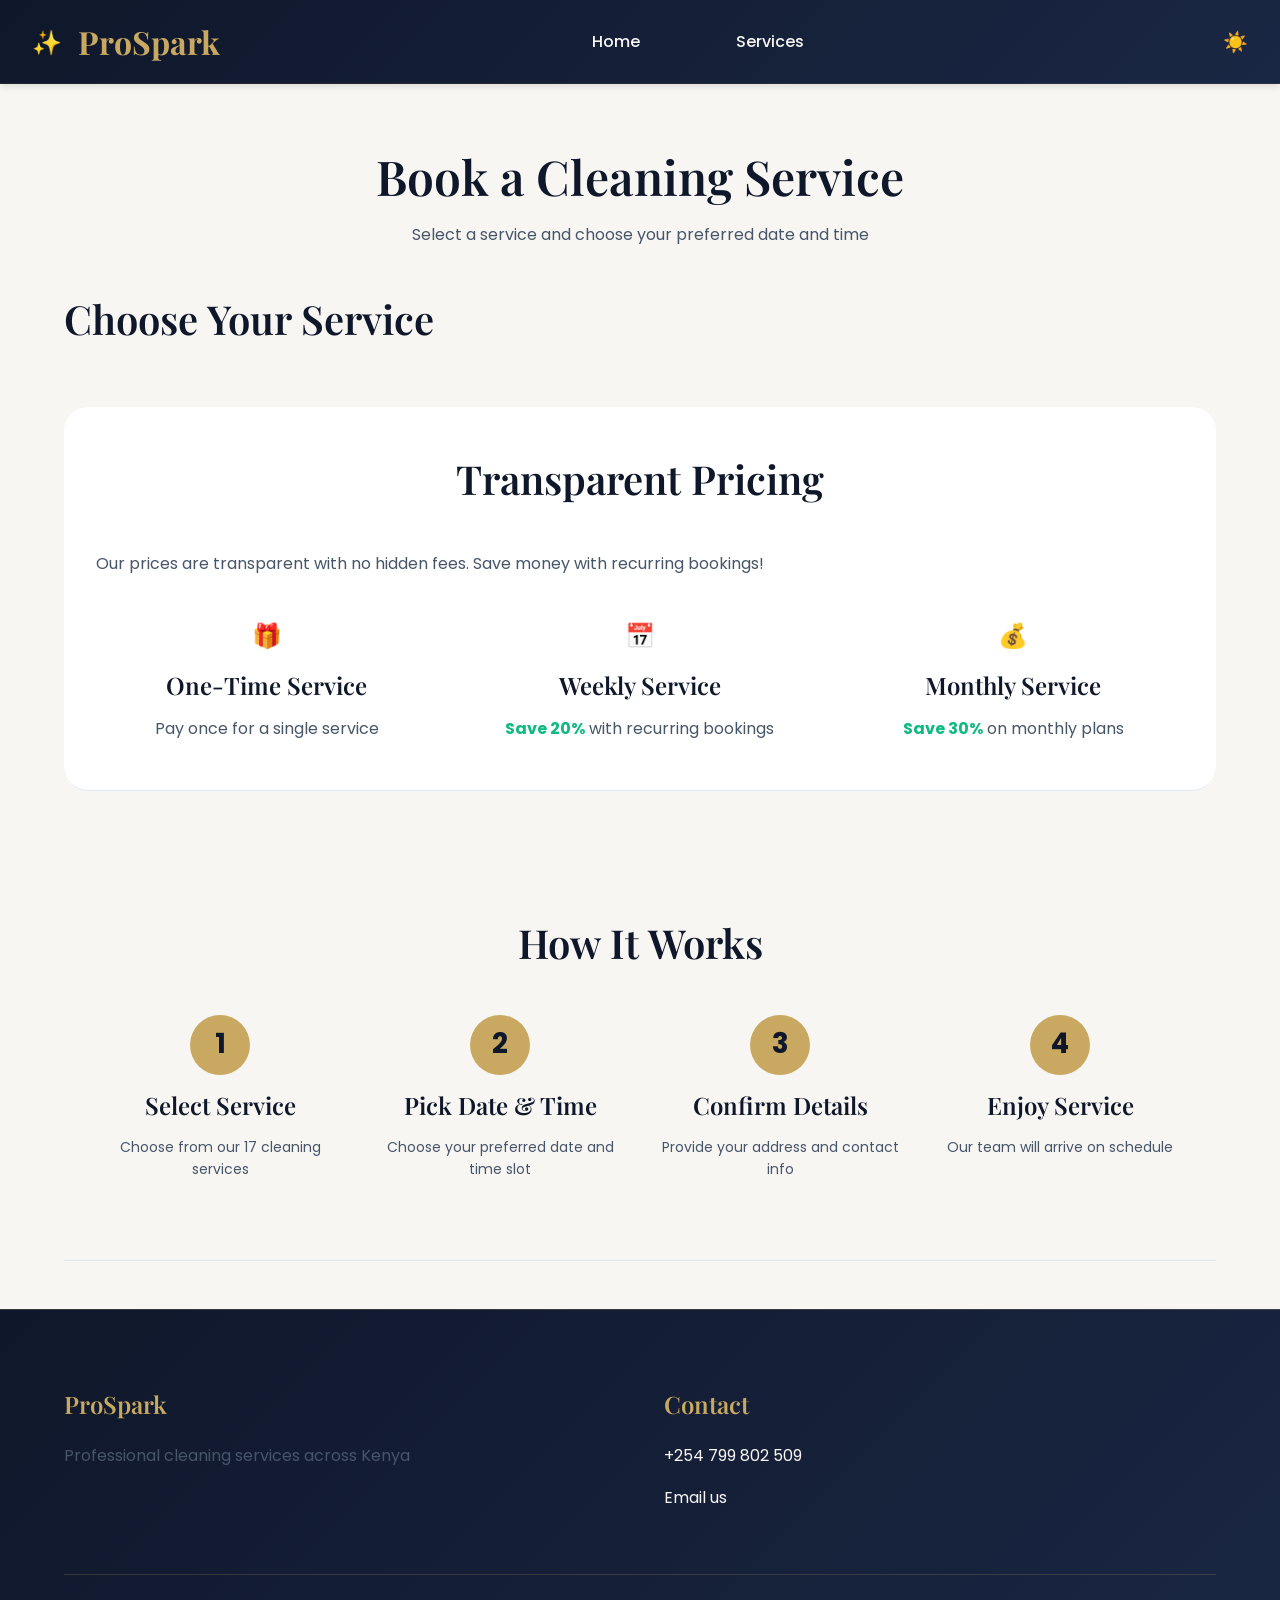
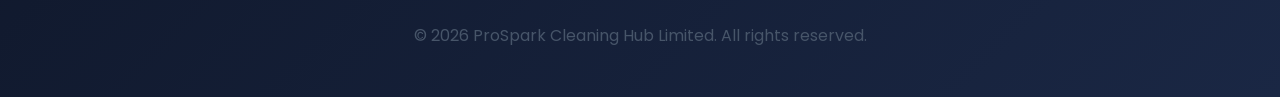
<file: elvis/prospark_enterprise_app/booking.html>
<!DOCTYPE html>
<html lang="en" data-theme="light">
<head>
  <meta charset="UTF-8">
  <meta name="viewport" content="width=device-width, initial-scale=1.0">
  <meta name="description" content="ProSpark Cleaning Hub - Book a cleaning service">
  <title>Book Service - ProSpark Cleaning Hub</title>
  
  <link rel="manifest" href="manifest.json">
  <link href="https://fonts.googleapis.com/css2?family=Poppins:wght@300;400;500;600;700&family=Playfair+Display:wght@600;700&display=swap" rel="stylesheet">
  <link rel="stylesheet" href="css/main.css">
</head>
<body>
  <!-- Navigation -->
  <nav>
    <div class="nav-brand">
      <span class="nav-brand-icon">✨</span>
      <span>ProSpark</span>
    </div>
    
    <ul class="nav-links">
      <li><a href="index.html">Home</a></li>
      <li><a href="index.html#services">Services</a></li>
      <li><a href="dashboard.html" data-auth="protected" style="display: none;">Dashboard</a></li>
    </ul>
    
    <div class="nav-actions">
      <button id="theme-toggle" style="background: none; border: none; color: var(--color-pearl-white); font-size: 1.25rem; cursor: pointer;">☀️</button>
      <button id="user-menu" class="btn btn-secondary btn-sm" data-auth="protected" style="display: none;">Profile</button>
      <a href="login.html" class="btn btn-secondary btn-sm" data-auth="public" style="display: none;">Login</a>
      <button class="hamburger">☰</button>
    </div>
  </nav>

  <!-- Main Content -->
  <main style="min-height: calc(100vh - 200px); padding: 3rem var(--space-xl); background: var(--bg-primary);">
    <div class="container">
      <h1 style="text-align: center; margin-bottom: 1rem;">Book a Cleaning Service</h1>
      <p style="text-align: center; color: var(--text-secondary); margin-bottom: 3rem;">
        Select a service and choose your preferred date and time
      </p>

      <!-- Service Selection -->
      <div style="margin-bottom: 3rem;">
        <h2>Choose Your Service</h2>
        
        <div class="grid grid-cols-3">
          <!-- Service Cards will be rendered by JavaScript -->
        </div>

        <script>
          document.addEventListener('DOMContentLoaded', () => {
            const container = document.querySelector('.grid');
            booking.services.forEach(service => {
              const card = document.createElement('div');
              card.className = 'service-card';
              card.innerHTML = `
                <div class="service-icon">${service.icon}</div>
                <h3>${service.name}</h3>
                <p>${service.description}</p>
                <p style="color: var(--color-champagne-gold); font-weight: bold; margin: 1rem 0;">
                  From ${app.formatCurrency(service.basePrice)}
                </p>
                <button class="btn btn-primary btn-sm" data-book-service="${service.id}")">
                  Book This Service
                </button>
              `;
              container.appendChild(card);
            });

            // Reattach click handlers
            document.querySelectorAll('[data-book-service]').forEach(btn => {
              btn.addEventListener('click', (e) => {
                const serviceId = e.target.getAttribute('data-book-service');
                booking.initializeBookingForm(serviceId);
              });
            });
          });
        </script>
      </div>

      <!-- Pricing Information -->
      <section style="background: var(--bg-secondary); padding: 2rem; border-radius: 1.5rem; margin-bottom: 3rem;">
        <h2>Transparent Pricing</h2>
        <p style="color: var(--text-secondary); margin-bottom: 1.5rem;">
          Our prices are transparent with no hidden fees. Save money with recurring bookings!
        </p>

        <div class="grid grid-cols-3">
          <div style="text-align: center;">
            <p style="font-size: 1.5rem; margin-bottom: 0.5rem;">🎁</p>
            <h4>One-Time Service</h4>
            <p style="color: var(--text-secondary);">Pay once for a single service</p>
          </div>
          <div style="text-align: center;">
            <p style="font-size: 1.5rem; margin-bottom: 0.5rem;">📅</p>
            <h4>Weekly Service</h4>
            <p style="color: var(--text-secondary);">
              <span style="color: var(--color-success); font-weight: bold;">Save 20%</span>
              with recurring bookings
            </p>
          </div>
          <div style="text-align: center;">
            <p style="font-size: 1.5rem; margin-bottom: 0.5rem;">💰</p>
            <h4>Monthly Service</h4>
            <p style="color: var(--text-secondary);">
              <span style="color: var(--color-success); font-weight: bold;">Save 30%</span>
              on monthly plans
            </p>
          </div>
        </div>
      </section>

      <!-- How It Works -->
      <section>
        <h2>How It Works</h2>
        <div class="grid grid-cols-4">
          <div style="text-align: center;">
            <div style="width: 60px; height: 60px; background: var(--color-champagne-gold); border-radius: 50%; display: flex; align-items: center; justify-content: center; color: var(--color-midnight-blue); font-size: 1.75rem; font-weight: bold; margin: 0 auto 1rem;">
              1
            </div>
            <h4>Select Service</h4>
            <p style="color: var(--text-secondary); font-size: 0.875rem;">Choose from our 17 cleaning services</p>
          </div>
          <div style="text-align: center;">
            <div style="width: 60px; height: 60px; background: var(--color-champagne-gold); border-radius: 50%; display: flex; align-items: center; justify-content: center; color: var(--color-midnight-blue); font-size: 1.75rem; font-weight: bold; margin: 0 auto 1rem;">
              2
            </div>
            <h4>Pick Date & Time</h4>
            <p style="color: var(--text-secondary); font-size: 0.875rem;">Choose your preferred date and time slot</p>
          </div>
          <div style="text-align: center;">
            <div style="width: 60px; height: 60px; background: var(--color-champagne-gold); border-radius: 50%; display: flex; align-items: center; justify-content: center; color: var(--color-midnight-blue); font-size: 1.75rem; font-weight: bold; margin: 0 auto 1rem;">
              3
            </div>
            <h4>Confirm Details</h4>
            <p style="color: var(--text-secondary); font-size: 0.875rem;">Provide your address and contact info</p>
          </div>
          <div style="text-align: center;">
            <div style="width: 60px; height: 60px; background: var(--color-champagne-gold); border-radius: 50%; display: flex; align-items: center; justify-content: center; color: var(--color-midnight-blue); font-size: 1.75rem; font-weight: bold; margin: 0 auto 1rem;">
              4
            </div>
            <h4>Enjoy Service</h4>
            <p style="color: var(--text-secondary); font-size: 0.875rem;">Our team will arrive on schedule</p>
          </div>
        </div>
      </section>
    </div>
  </main>

  <!-- Booking Modal -->
  <div id="booking-modal" class="modal">
    <div class="modal-content">
      <div class="modal-header">
        <h3>Book Service: <span id="booking-service-display">Select Service</span></h3>
        <button class="modal-close">×</button>
      </div>
      <form id="booking-form">
        <input type="hidden" id="booking-service-input">
        
        <div class="form-group">
          <label>Date *</label>
          <input type="date" id="booking-date" required>
        </div>

        <div class="form-group">
          <label>Time *</label>
          <select id="booking-time" required>
            <option value="">Select Time</option>
            <option value="07:00">7:00 AM</option>
            <option value="08:00">8:00 AM</option>
            <option value="09:00">9:00 AM</option>
            <option value="10:00">10:00 AM</option>
            <option value="11:00">11:00 AM</option>
            <option value="12:00">12:00 PM</option>
            <option value="14:00">2:00 PM</option>
            <option value="15:00">3:00 PM</option>
            <option value="16:00">4:00 PM</option>
            <option value="17:00">5:00 PM</option>
            <option value="18:00">6:00 PM</option>
          </select>
        </div>

        <div class="form-group">
          <label>Frequency</label>
          <select id="booking-frequency">
            <option value="one-time">One-Time</option>
            <option value="weekly">Weekly</option>
            <option value="monthly">Monthly</option>
          </select>
        </div>

        <div class="form-group">
          <label>Price Estimate</label>
          <p id="price-estimate" style="font-size: 1.5rem; font-weight: bold; color: var(--color-champagne-gold); margin: 0;">-</p>
        </div>

        <hr style="border: none; border-top: 1px solid var(--border-color); margin: 1rem 0;">

        <div class="form-group">
          <label>Address *</label>
          <input type="text" id="booking-address" placeholder="Enter full service address" required>
        </div>

        <div class="form-group">
          <label>Phone Number *</label>
          <input type="tel" id="booking-phone" placeholder="0700000000" required>
        </div>

        <div class="form-group">
          <label>Special Notes / Requirements</label>
          <textarea id="booking-notes" placeholder="E.g., Please bring eco-friendly products, avoid carpets, etc..." style="resize: vertical; min-height: 100px;"></textarea>
        </div>

        <div style="display: flex; gap: 1rem;">
          <button type="submit" class="btn btn-primary flex-1">Confirm Booking</button>
          <button type="button" class="btn btn-secondary flex-1" onclick="document.getElementById('booking-modal').classList.remove('active')">
            Cancel
          </button>
        </div>
      </form>
    </div>
  </div>

  <!-- Footer -->
  <footer>
    <div class="container">
      <div class="footer-grid">
        <div class="footer-section">
          <h4>ProSpark</h4>
          <p>Professional cleaning services across Kenya</p>
        </div>
        <div class="footer-section">
          <h4>Contact</h4>
          <ul>
            <li><a href="tel:+254799802509">+254 799 802 509</a></li>
            <li><a href="mailto:prosparkcleaninghub@gmail.com">Email us</a></li>
          </ul>
        </div>
      </div>
      <div class="footer-divider">
        <p>&copy; 2026 ProSpark Cleaning Hub Limited. All rights reserved.</p>
      </div>
    </div>
  </footer>

  <!-- Alert Container -->
  <div id="alerts-container"></div>

  <script src="js/core/enterpriseServices.js"></script>
  <script src="js/auth/enterpriseAuth.js"></script>
  <script src="js/crm/crmManager.js"></script>
  <script src="js/finance/financeManager.js"></script>
  <script src="js/operations/operationsManager.js"></script>
  <script src="js/analytics/analyticsEngine.js"></script>
  <script src="js/admin/adminManager.js"></script>
  <script src="js/mobile/mobileManager.js"></script>

  <script src="js/app.js"></script>
  <script src="js/auth.js"></script>
  <script src="js/booking.js"></script>
  <script src="js/bookingSystemManager.js"></script>

  <script>
    // Ensure user is logged in
    document.addEventListener('DOMContentLoaded', () => {
      if (!auth.isAuthenticated()) {
        app.showAlert('Please login to book a service', 'warning');
        setTimeout(() => {
          window.location.href = 'login.html';
        }, 1500);
      }
    });
  </script>
</body>
</html>
</file>
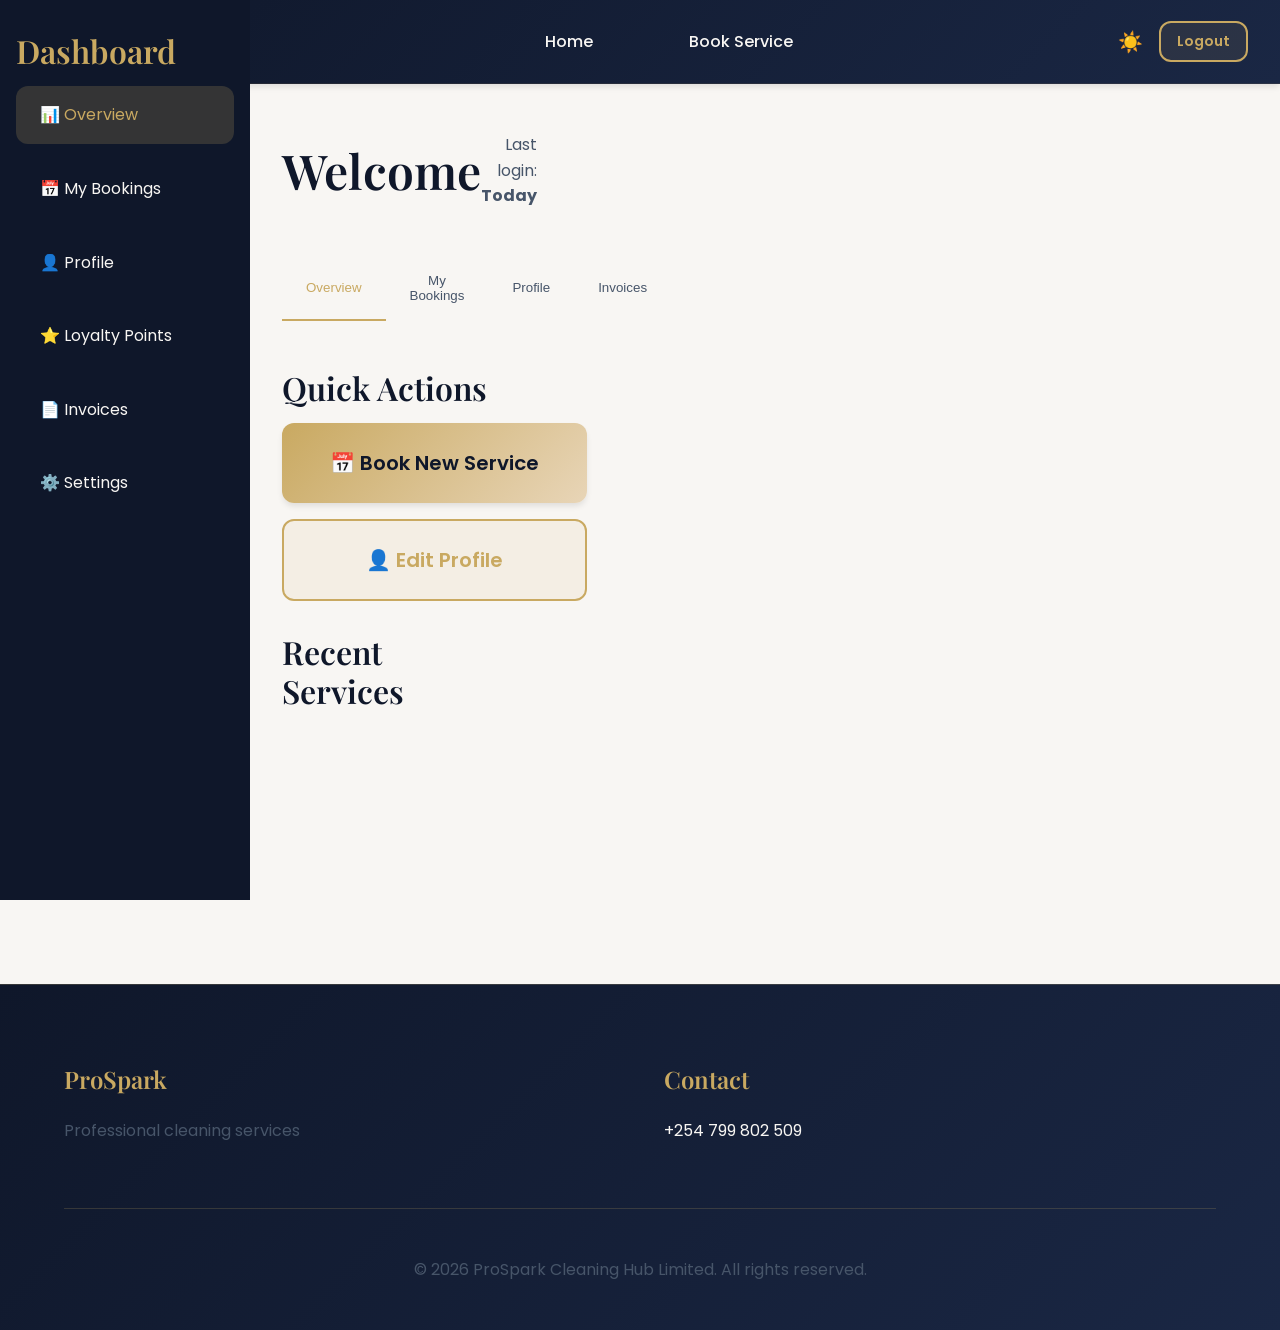
<file: elvis/prospark_enterprise_app/dashboard.html>
<!DOCTYPE html>
<html lang="en" data-theme="light">
<head>
  <meta charset="UTF-8">
  <meta name="viewport" content="width=device-width, initial-scale=1.0">
  <meta name="description" content="ProSpark Cleaning Hub - Customer Dashboard">
  <title>Dashboard - ProSpark Cleaning Hub</title>
  
  <link rel="manifest" href="manifest.json">
  <link href="https://fonts.googleapis.com/css2?family=Poppins:wght@300;400;500;600;700&family=Playfair+Display:wght@600;700&display=swap" rel="stylesheet">
  <link rel="stylesheet" href="css/main.css">
</head>
<body>
  <!-- Navigation -->
  <nav>
    <div class="nav-brand">
      <span class="nav-brand-icon">✨</span>
      <span>ProSpark</span>
    </div>
    
    <ul class="nav-links">
      <li><a href="index.html">Home</a></li>
      <li><a href="booking.html">Book Service</a></li>
    </ul>
    
    <div class="nav-actions">
      <button id="theme-toggle" style="background: none; border: none; color: var(--color-pearl-white); font-size: 1.25rem; cursor: pointer;">☀️</button>
      <button id="logout-btn" class="btn btn-secondary btn-sm">Logout</button>
      <button class="hamburger">☰</button>
    </div>
  </nav>

  <!-- Dashboard Wrapper -->
  <div class="dashboard-wrapper">
    <!-- Sidebar -->
    <aside class="dashboard-sidebar">
      <h3 style="color: var(--color-champagne-gold); margin-top: 0;">Dashboard</h3>
      <ul class="sidebar-menu">
        <li><a href="#overview" class="active">📊 Overview</a></li>
        <li><a href="#bookings">📅 My Bookings</a></li>
        <li><a href="#profile">👤 Profile</a></li>
        <li><a href="#loyalty">⭐ Loyalty Points</a></li>
        <li><a href="#invoices">📄 Invoices</a></li>
        <li><a href="#settings">⚙️ Settings</a></li>
      </ul>
    </aside>

    <!-- Main Content -->
    <div class="dashboard-content">
      <!-- Header -->
      <div style="display: flex; justify-content: space-between; align-items: center; margin-bottom: 2rem;">
        <div>
          <h1 id="user-greeting" style="margin: 0;">Welcome</h1>
          <p id="user-email" style="color: var(--text-secondary); margin: 0; font-size: 0.875rem;"></p>
        </div>
        <p style="text-align: right; color: var(--text-secondary);">
          Last login: <strong>Today</strong>
        </p>
      </div>

      <!-- Dashboard Stats -->
      <div id="dashboard-stats"></div>

      <!-- Tabs -->
      <div class="tabs" style="margin-top: 2rem;">
        <button class="tab-button active" data-tab="overview">Overview</button>
        <button class="tab-button" data-tab="bookings">My Bookings</button>
        <button class="tab-button" data-tab="profile">Profile</button>
        <button class="tab-button" data-tab="invoices">Invoices</button>
      </div>

      <!-- Overview Tab -->
      <div data-tab-content="overview" class="tab-content active">
        <div class="grid grid-cols-2" style="margin-top: 2rem;">
          <div>
            <h3>Quick Actions</h3>
            <div style="display: flex; flex-direction: column; gap: 1rem;">
              <a href="booking.html" class="btn btn-primary btn-lg">📅 Book New Service</a>
              <button class="btn btn-secondary btn-lg" onclick="document.querySelector('[data-tab-button=\"profile\"]').click()">
                👤 Edit Profile
              </button>
            </div>
          </div>

          <div id="loyalty-points"></div>
        </div>

        <div style="margin-top: 2rem;">
          <h3>Recent Services</h3>
          <div id="bookings-list"></div>
        </div>
      </div>

      <!-- Bookings Tab -->
      <div data-tab-content="bookings" class="tab-content" style="margin-top: 1rem;">
        <h3>All My Bookings</h3>
        <div id="bookings-list"></div>
      </div>

      <!-- Profile Tab -->
      <div data-tab-content="profile" class="tab-content" style="margin-top: 1rem;">
        <div class="grid grid-cols-2" style="gap: 2rem;">
          <!-- Profile Form -->
          <div>
            <h3>Profile Information</h3>
            <form id="profile-form">
              <div class="form-group">
                <label>Full Name *</label>
                <input type="text" id="profile-name" required>
              </div>

              <div class="form-group">
                <label>Email *</label>
                <input type="email" id="profile-email" required>
              </div>

              <div class="form-group">
                <label>Phone Number *</label>
                <input type="tel" id="profile-phone" required>
              </div>

              <div class="form-group">
                <label>Address</label>
                <input type="text" id="profile-address" placeholder="Your address">
              </div>

              <button type="submit" class="btn btn-primary btn-block">Save Changes</button>
            </form>
          </div>

          <!-- Change Password -->
          <div>
            <h3>Security</h3>
            <form id="password-form">
              <div class="form-group">
                <label>Current Password *</label>
                <input type="password" id="old-password" required>
              </div>

              <div class="form-group">
                <label>New Password *</label>
                <input type="password" id="new-password" minlength="8" required>
              </div>

              <div class="form-group">
                <label>Confirm New Password *</label>
                <input type="password" id="confirm-password" required>
              </div>

              <button type="submit" class="btn btn-primary btn-block">Change Password</button>
            </form>

            <hr style="border: none; border-top: 1px solid var(--border-color); margin: 2rem 0;">

            <h4>Delete Account</h4>
            <p style="color: var(--text-secondary);">Once you delete your account, there is no going back. Please be certain.</p>
            <button class="btn btn-danger btn-block" onclick="alert('Account deletion requires admin verification. Please contact support.')">
              Delete Account
            </button>
          </div>
        </div>
      </div>

      <!-- Invoices Tab -->
      <div data-tab-content="invoices" class="tab-content" style="margin-top: 1rem;">
        <h3>Invoices & Receipts</h3>
        <table>
          <thead>
            <tr>
              <th>Invoice ID</th>
              <th>Service</th>
              <th>Date</th>
              <th>Amount</th>
              <th>Status</th>
              <th>Action</th>
            </tr>
          </thead>
          <tbody id="invoices-list"></tbody>
        </table>
      </div>
    </div>
  </div>

  <!-- Footer -->
  <footer>
    <div class="container">
      <div class="footer-grid">
        <div class="footer-section">
          <h4>ProSpark</h4>
          <p>Professional cleaning services</p>
        </div>
        <div class="footer-section">
          <h4>Contact</h4>
          <ul>
            <li><a href="tel:+254799802509">+254 799 802 509</a></li>
          </ul>
        </div>
      </div>
      <div class="footer-divider">
        <p>&copy; 2026 ProSpark Cleaning Hub Limited. All rights reserved.</p>
      </div>
    </div>
  </footer>

  <!-- Alert Container -->
  <div id="alerts-container"></div>

  <script src="js/core/enterpriseServices.js"></script>
  <script src="js/auth/enterpriseAuth.js"></script>
  <script src="js/crm/crmManager.js"></script>
  <script src="js/finance/financeManager.js"></script>
  <script src="js/operations/operationsManager.js"></script>
  <script src="js/analytics/analyticsEngine.js"></script>
  <script src="js/admin/adminManager.js"></script>
  <script src="js/mobile/mobileManager.js"></script>

  <script src="js/app.js"></script>
  <script src="js/auth.js"></script>
  <script src="js/booking.js"></script>
  <script src="js/dashboard.js"></script>

  <script>
    // Setup tab switching
    document.addEventListener('DOMContentLoaded', () => {
      document.querySelectorAll('.tab-button').forEach(button => {
        button.addEventListener('click', (e) => {
          const tabName = e.target.getAttribute('data-tab');
          
          document.querySelectorAll('.tab-button').forEach(b => b.classList.remove('active'));
          e.target.classList.add('active');
          
          document.querySelectorAll('.tab-content').forEach(content => {
            content.classList.remove('active');
          });
          
          document.querySelector(`[data-tab-content="${tabName}"]`)?.classList.add('active');
        });
      });

      // Setup sidebar navigation
      document.querySelectorAll('.sidebar-menu a').forEach(link => {
        link.addEventListener('click', (e) => {
          const href = e.target.getAttribute('href');
          const tabMap = {
            '#overview': 'overview',
            '#bookings': 'bookings',
            '#profile': 'profile',
            '#loyalty': 'overview',
            '#invoices': 'invoices'
          };

          const tabName = tabMap[href];
          if (tabName) {
            const button = document.querySelector(`[data-tab="${tabName}"]`);
            button?.click();
          }
        });
      });
    });
  </script>
</body>
</html>
</file>
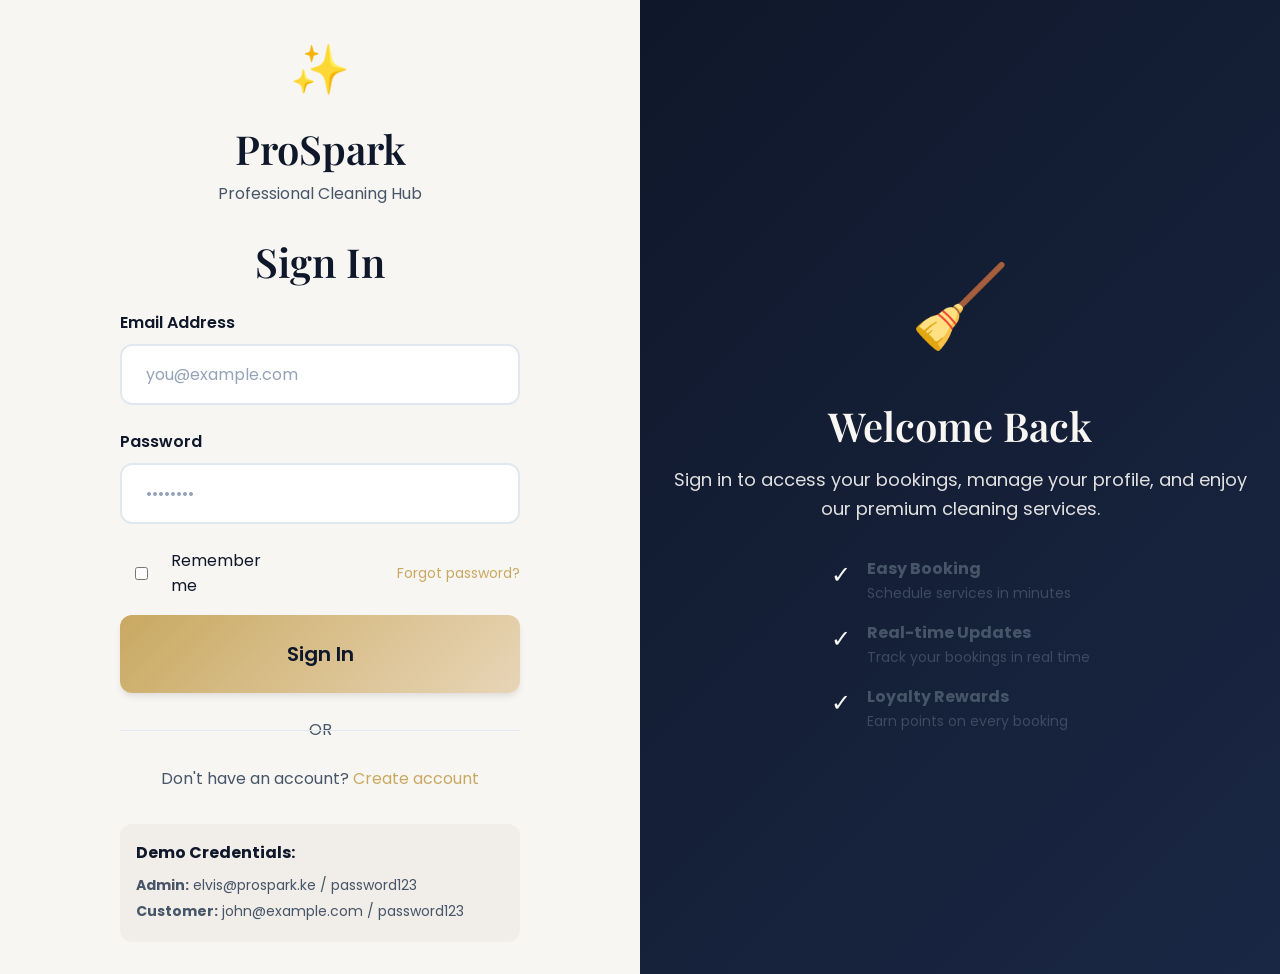
<file: elvis/prospark_enterprise_app/login.html>
<!DOCTYPE html>
<html lang="en" data-theme="light">
<head>
  <meta charset="UTF-8">
  <meta name="viewport" content="width=device-width, initial-scale=1.0">
  <meta name="description" content="ProSpark Cleaning Hub - Login to your account">
  <title>Login - ProSpark Cleaning Hub</title>
  
  <link rel="manifest" href="manifest.json">
  <link href="https://fonts.googleapis.com/css2?family=Poppins:wght@300;400;500;600;700&family=Playfair+Display:wght@600;700&display=swap" rel="stylesheet">
  <link rel="stylesheet" href="css/main.css">
  
  <style>
    .auth-container {
      display: grid;
      grid-template-columns: 1fr 1fr;
      min-height: 100vh;
    }

    .auth-form-side {
      display: flex;
      align-items: center;
      justify-content: center;
      padding: 2rem;
      background: var(--bg-primary);
    }

    .auth-form-wrapper {
      width: 100%;
      max-width: 400px;
    }

    .auth-header {
      text-align: center;
      margin-bottom: 2rem;
    }

    .auth-header h1 {
      font-size: var(--font-size-3xl);
      margin: 0 0 0.5rem 0;
    }

    .auth-header p {
      color: var(--text-secondary);
      margin: 0;
    }

    .auth-brand-logo {
      font-size: 3rem;
      margin-bottom: 1rem;
    }

    .auth-side-visual {
      background: var(--gradient-primary);
      display: flex;
      align-items: center;
      justify-content: center;
      color: var(--color-pearl-white);
    }

    .auth-side-content h2 {
      color: var(--color-champagne-gold);
      margin-top: 0;
    }

    .auth-sides-divider {
      text-align: center;
      margin: 1.5rem 0;
      position: relative;
    }

    .auth-sides-divider::before {
      content: '';
      position: absolute;
      top: 50%;
      left: 0;
      right: 0;
      height: 1px;
      background: var(--border-color);
    }

    .auth-sides-divider span {
      background: var(--bg-primary);
      padding: 0 1rem;
      relative: position;
      color: var(--text-secondary);
    }

    @media (max-width: 768px) {
      .auth-container {
        grid-template-columns: 1fr;
      }

      .auth-side-visual {
        display: none;
      }
    }
  </style>
</head>
<body>
  <div class="auth-container">
    <!-- Form Side -->
    <div class="auth-form-side">
      <div class="auth-form-wrapper">
        <div class="auth-header">
          <div class="auth-brand-logo">✨</div>
          <h1>ProSpark</h1>
          <p>Professional Cleaning Hub</p>
        </div>

        <!-- Login Form -->
        <form id="login-form">
          <h2 style="text-align: center; margin-bottom: 1.5rem;">Sign In</h2>

          <div class="form-group">
            <label for="login-email">Email Address</label>
            <input type="email" id="login-email" placeholder="you@example.com" required>
          </div>

          <div class="form-group">
            <label for="login-password">Password</label>
            <input type="password" id="login-password" placeholder="••••••••" required>
          </div>

          <div style="display: flex; justify-content: space-between; align-items: center; margin-bottom: 1rem;">
            <label style="display: flex; align-items: center; gap: 0.5rem; margin: 0; font-weight: normal;">
              <input type="checkbox" id="remember-me">
              <span>Remember me</span>
            </label>
            <a href="#forgot" style="color: var(--color-champagne-gold); font-size: 0.875rem;">Forgot password?</a>
          </div>

          <button type="submit" class="btn btn-primary btn-lg btn-block">Sign In</button>

          <div class="auth-sides-divider">
            <span>OR</span>
          </div>

          <p style="text-align: center; color: var(--text-secondary); margin-bottom: 1rem;">
            Don't have an account? <a href="signup.html" style="color: var(--color-champagne-gold);">Create account</a>
          </p>
        </form>

        <!-- Demo Credentials -->
        <div style="background: var(--bg-tertiary); padding: 1rem; border-radius: 0.75rem; margin-top: 2rem;">
          <p style="font-weight: bold; margin: 0 0 0.5rem 0; color: var(--text-primary);">Demo Credentials:</p>
          <p style="margin: 0.25rem 0; color: var(--text-secondary); font-size: 0.875rem;">
            <strong>Admin:</strong> elvis@prospark.ke / password123
          </p>
          <p style="margin: 0.25rem 0; color: var(--text-secondary); font-size: 0.875rem;">
            <strong>Customer:</strong> john@example.com / password123
          </p>
        </div>
      </div>
    </div>

    <!-- Visual Side -->
    <div class="auth-side-visual">
      <div style="text-align: center; padding: 2rem;">
        <div style="font-size: 5rem; margin-bottom: 2rem;">🧹</div>
        <h2>Welcome Back</h2>
        <p style="font-size: 1.125rem; color: var(--color-pearl-white); opacity: 0.9; margin-bottom: 2rem;">
          Sign in to access your bookings, manage your profile, and enjoy our premium cleaning services.
        </p>
        <div class="auth-side-content" style="text-align: left; display: inline-block;">
          <div style="display: flex; gap: 1rem; margin-bottom: 1rem;">
            <span style="font-size: 1.5rem;">✓</span>
            <div>
              <p style="margin: 0; font-weight: bold;">Easy Booking</p>
              <p style="margin: 0; opacity: 0.8; font-size: 0.875rem;">Schedule services in minutes</p>
            </div>
          </div>
          <div style="display: flex; gap: 1rem; margin-bottom: 1rem;">
            <span style="font-size: 1.5rem;">✓</span>
            <div>
              <p style="margin: 0; font-weight: bold;">Real-time Updates</p>
              <p style="margin: 0; opacity: 0.8; font-size: 0.875rem;">Track your bookings in real time</p>
            </div>
          </div>
          <div style="display: flex; gap: 1rem;">
            <span style="font-size: 1.5rem;">✓</span>
            <div>
              <p style="margin: 0; font-weight: bold;">Loyalty Rewards</p>
              <p style="margin: 0; opacity: 0.8; font-size: 0.875rem;">Earn points on every booking</p>
            </div>
          </div>
        </div>
      </div>
    </div>
  </div>

  <!-- Alert Container -->
  <div id="alerts-container"></div>

  <script src="js/core/enterpriseServices.js"></script>
  <script src="js/auth/enterpriseAuth.js"></script>
  <script src="js/crm/crmManager.js"></script>
  <script src="js/finance/financeManager.js"></script>
  <script src="js/operations/operationsManager.js"></script>
  <script src="js/analytics/analyticsEngine.js"></script>
  <script src="js/admin/adminManager.js"></script>
  <script src="js/mobile/mobileManager.js"></script>

  <script src="js/app.js"></script>
  <script src="js/auth.js"></script>
</body>
</html>
</file>
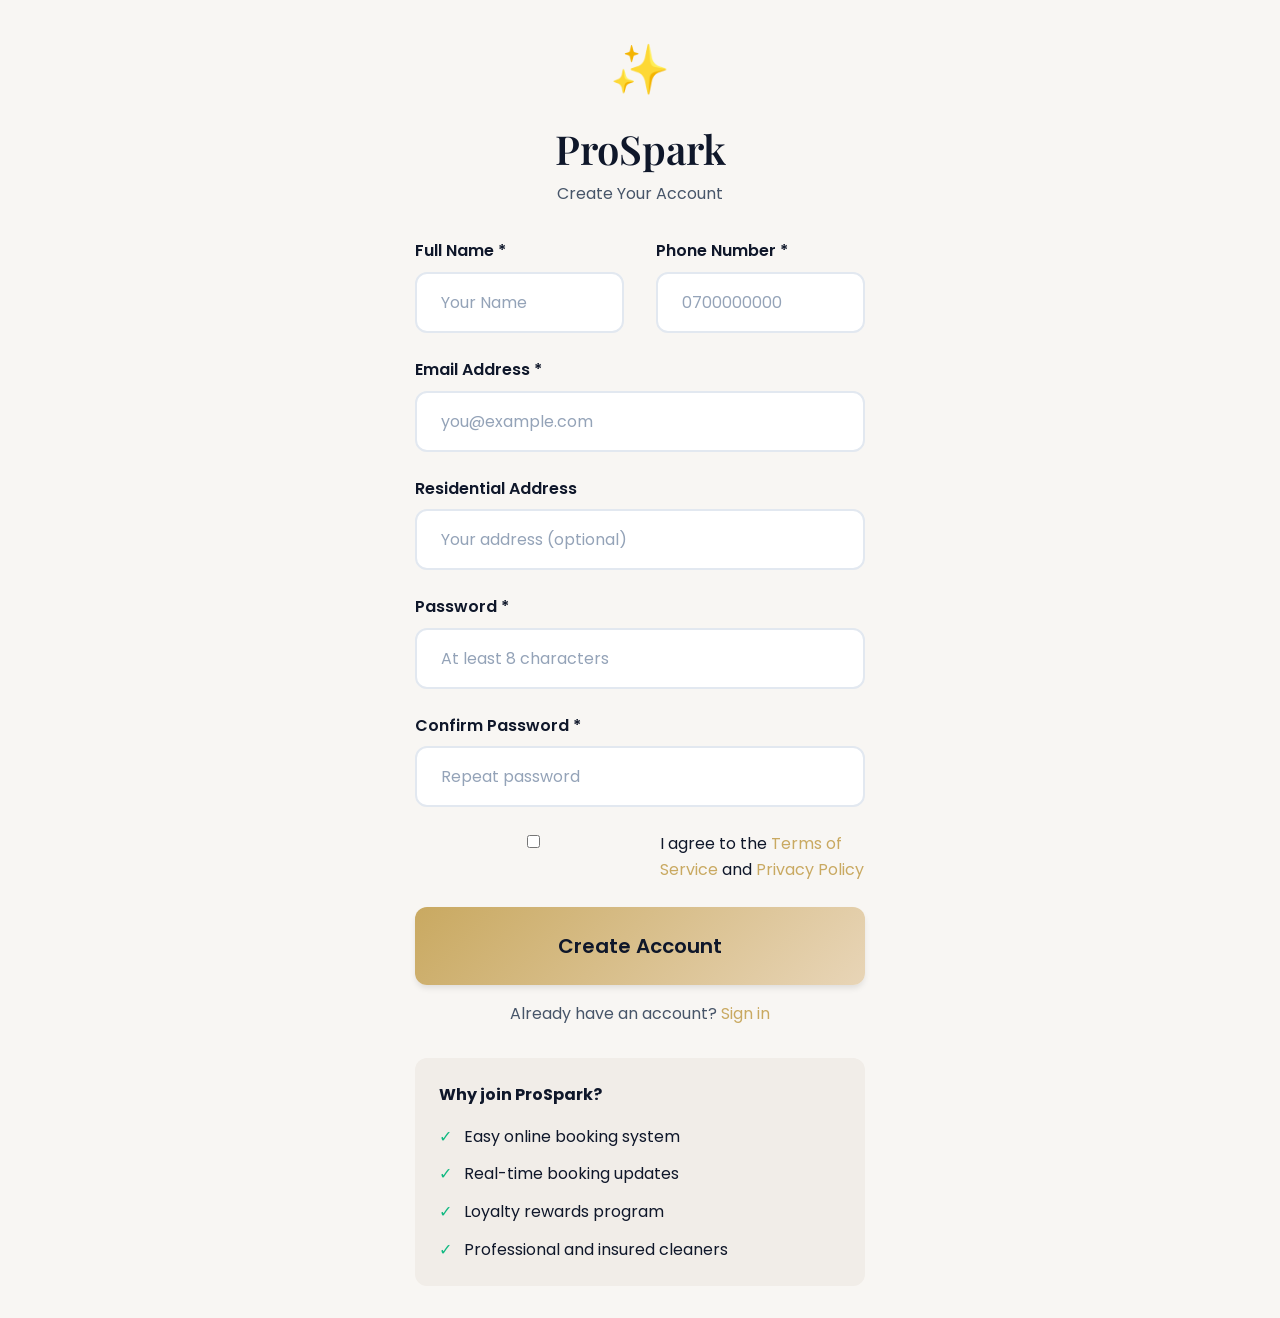
<file: elvis/prospark_enterprise_app/signup.html>
<!DOCTYPE html>
<html lang="en" data-theme="light">
<head>
  <meta charset="UTF-8">
  <meta name="viewport" content="width=device-width, initial-scale=1.0">
  <meta name="description" content="ProSpark Cleaning Hub - Create your account">
  <title>Sign Up - ProSpark Cleaning Hub</title>
  
  <link rel="manifest" href="manifest.json">
  <link href="https://fonts.googleapis.com/css2?family=Poppins:wght@300;400;500;600;700&family=Playfair+Display:wght@600;700&display=swap" rel="stylesheet">
  <link rel="stylesheet" href="css/main.css">
  
  <style>
    .auth-form-side {
      display: flex;
      align-items: center;
      justify-content: center;
      min-height: 100vh;
      padding: 2rem;
      background: var(--bg-primary);
    }

    .auth-form-wrapper {
      width: 100%;
      max-width: 450px;
    }

    .auth-header {
      text-align: center;
      margin-bottom: 2rem;
    }

    .auth-header h1 {
      font-size: var(--font-size-3xl);
      margin: 0 0 0.5rem 0;
    }

    .auth-brand-logo {
      font-size: 3rem;
      margin-bottom: 1rem;
    }
  </style>
</head>
<body>
  <div class="auth-form-side">
    <div class="auth-form-wrapper">
      <div class="auth-header">
        <div class="auth-brand-logo">✨</div>
        <h1>ProSpark</h1>
        <p style="color: var(--text-secondary); margin: 0;">Create Your Account</p>
      </div>

      <!-- Signup Form -->
      <form id="signup-form">
        <div class="grid grid-cols-2">
          <div class="form-group">
            <label for="signup-name">Full Name *</label>
            <input type="text" id="signup-name" placeholder="Your Name" required>
          </div>

          <div class="form-group">
            <label for="signup-phone">Phone Number *</label>
            <input type="tel" id="signup-phone" placeholder="0700000000" required>
          </div>
        </div>

        <div class="form-group">
          <label for="signup-email">Email Address *</label>
          <input type="email" id="signup-email" placeholder="you@example.com" required>
        </div>

        <div class="form-group">
          <label for="signup-address">Residential Address</label>
          <input type="text" id="signup-address" placeholder="Your address (optional)">
        </div>

        <div class="form-group">
          <label for="signup-password">Password *</label>
          <input type="password" id="signup-password" placeholder="At least 8 characters" minlength="8" required>
        </div>

        <div class="form-group">
          <label for="signup-confirm-password">Confirm Password *</label>
          <input type="password" id="signup-confirm-password" placeholder="Repeat password" required>
        </div>

        <div style="display: flex; align-items: flex-start; gap: 0.5rem; margin-bottom: 1.5rem;">
          <input type="checkbox" id="agree-terms" required style="margin-top: 0.25rem;">
          <label for="agree-terms" style="font-weight: normal; margin: 0;">
            I agree to the <a href="#terms" style="color: var(--color-champagne-gold);">Terms of Service</a> and <a href="#privacy" style="color: var(--color-champagne-gold);">Privacy Policy</a>
          </label>
        </div>

        <button type="submit" class="btn btn-primary btn-lg btn-block">Create Account</button>

        <p style="text-align: center; color: var(--text-secondary); margin-top: 1rem;">
          Already have an account? <a href="login.html" style="color: var(--color-champagne-gold);">Sign in</a>
        </p>
      </form>

      <!-- Features -->
      <div style="margin-top: 2rem; padding: 1.5rem; background: var(--bg-tertiary); border-radius: 0.75rem;">
        <p style="font-weight: bold; margin: 0 0 1rem 0; color: var(--text-primary);">Why join ProSpark?</p>
        <ul style="list-style: none; padding: 0; margin: 0;">
          <li style="display: flex; gap: 0.75rem; margin-bottom: 0.75rem;">
            <span style="color: var(--color-success);">✓</span>
            <span>Easy online booking system</span>
          </li>
          <li style="display: flex; gap: 0.75rem; margin-bottom: 0.75rem;">
            <span style="color: var(--color-success);">✓</span>
            <span>Real-time booking updates</span>
          </li>
          <li style="display: flex; gap: 0.75rem; margin-bottom: 0.75rem;">
            <span style="color: var(--color-success);">✓</span>
            <span>Loyalty rewards program</span>
          </li>
          <li style="display: flex; gap: 0.75rem;">
            <span style="color: var(--color-success);">✓</span>
            <span>Professional and insured cleaners</span>
          </li>
        </ul>
      </div>
    </div>
  </div>

  <!-- Alert Container -->
  <div id="alerts-container"></div>

  <script src="js/core/enterpriseServices.js"></script>
  <script src="js/auth/enterpriseAuth.js"></script>
  <script src="js/crm/crmManager.js"></script>
  <script src="js/finance/financeManager.js"></script>
  <script src="js/operations/operationsManager.js"></script>
  <script src="js/analytics/analyticsEngine.js"></script>
  <script src="js/admin/adminManager.js"></script>
  <script src="js/mobile/mobileManager.js"></script>

  <script src="js/app.js"></script>
  <script src="js/auth.js"></script>
</body>
</html>
</file>
<file: elvis/prospark_enterprise_app/css/main.css>
/* ====================================
   PROSPARK CLEANING HUB - PREMIUM CSS
   Design System: Corporate Luxury
   ==================================== */

:root {
  /* Primary Colors */
  --color-midnight-blue: #0f172a;
  --color-midnight-blue-light: #1a2744;
  --color-champagne-gold: #c9a961;
  --color-champagne-gold-light: #e8d5b7;
  --color-pearl-white: #f8f6f3;
  --color-slate-grey: #475569;
  --color-slate-grey-light: #64748b;
  
  /* Functional Colors */
  --color-success: #10b981;
  --color-warning: #f59e0b;
  --color-danger: #ef4444;
  --color-info: #3b82f6;
  --color-disabled: #cbd5e1;
  
  /* Gradients */
  --gradient-primary: linear-gradient(135deg, #0f172a 0%, #1a2744 100%);
  --gradient-accent: linear-gradient(135deg, #c9a961 0%, #e8d5b7 100%);
  --gradient-cards: linear-gradient(135deg, rgba(15, 23, 42, 0.8) 0%, rgba(26, 39, 68, 0.8) 100%);
  
  /* Spacing */
  --space-xs: 0.25rem;
  --space-sm: 0.5rem;
  --space-md: 1rem;
  --space-lg: 1.5rem;
  --space-xl: 2rem;
  --space-2xl: 3rem;
  --space-3xl: 4rem;
  
  /* Typography */
  --font-primary: 'Poppins', sans-serif;
  --font-accent: 'Playfair Display', serif;
  --font-size-xs: 0.75rem;
  --font-size-sm: 0.875rem;
  --font-size-md: 1rem;
  --font-size-lg: 1.25rem;
  --font-size-xl: 1.5rem;
  --font-size-2xl: 2rem;
  --font-size-3xl: 2.5rem;
  --font-size-4xl: 3rem;
  
  --font-weight-light: 300;
  --font-weight-regular: 400;
  --font-weight-medium: 500;
  --font-weight-semibold: 600;
  --font-weight-bold: 700;
  
  /* Border Radius */
  --radius-sm: 0.375rem;
  --radius-md: 0.75rem;
  --radius-lg: 1.5rem;
  --radius-xl: 2rem;
  
  /* Z-Index */
  --z-dropdown: 1000;
  --z-modal: 1050;
  --z-tooltip: 1100;
  --z-notification: 1200;
  
  /* Transitions */
  --transition-fast: 150ms cubic-bezier(0.4, 0, 0.2, 1);
  --transition-base: 250ms cubic-bezier(0.4, 0, 0.2, 1);
  --transition-slow: 350ms cubic-bezier(0.4, 0, 0.2, 1);
  
  /* Shadows */
  --shadow-sm: 0 1px 2px 0 rgba(0, 0, 0, 0.05);
  --shadow-md: 0 4px 6px -1px rgba(0, 0, 0, 0.1);
  --shadow-lg: 0 10px 15px -3px rgba(0, 0, 0, 0.15);
  --shadow-xl: 0 20px 25px -5px rgba(0, 0, 0, 0.2);
  --shadow-2xl: 0 25px 50px -12px rgba(0, 0, 0, 0.25);
  --shadow-glass: 0 8px 32px 0 rgba(31, 38, 135, 0.2);
  
  /* Light Mode */
  --bg-primary: #f8f6f3;
  --bg-secondary: #ffffff;
  --bg-tertiary: #f1ede8;
  --text-primary: #0f172a;
  --text-secondary: #475569;
  --text-tertiary: #94a3b8;
  --border-color: #e2e8f0;
}

[data-theme="dark"] {
  --bg-primary: #0f172a;
  --bg-secondary: #1a2744;
  --bg-tertiary: #2d3e5f;
  --text-primary: #f8f6f3;
  --text-secondary: #cbd5e1;
  --text-tertiary: #94a3b8;
  --border-color: #2d3e5f;
}

/* ===================== */
/* GLOBAL STYLES */
/* ===================== */

*,
*::before,
*::after {
  margin: 0;
  padding: 0;
  box-sizing: border-box;
}

html {
  scroll-behavior: smooth;
  font-size: 16px;
  -webkit-font-smoothing: antialiased;
  -moz-osx-font-smoothing: grayscale;
}

body {
  font-family: var(--font-primary);
  background: var(--bg-primary);
  color: var(--text-primary);
  line-height: 1.6;
  transition: background-color var(--transition-base), color var(--transition-base);
  overflow-x: hidden;
}

/* Typography */
h1, h2, h3, h4, h5, h6 {
  font-family: var(--font-accent);
  font-weight: var(--font-weight-semibold);
  line-height: 1.2;
  margin: var(--space-md) 0;
}

h1 { font-size: var(--font-size-4xl); }
h2 { font-size: var(--font-size-3xl); }
h3 { font-size: var(--font-size-2xl); }
h4 { font-size: var(--font-size-xl); }
h5 { font-size: var(--font-size-lg); }
h6 { font-size: var(--font-size-md); }

p {
  margin: var(--space-md) 0;
  color: var(--text-secondary);
}

a {
  color: var(--color-champagne-gold);
  text-decoration: none;
  transition: color var(--transition-fast);
}

a:hover {
  color: var(--color-champagne-gold-light);
}

/* ===================== */
/* NAVIGATION */
/* ===================== */

nav {
  background: var(--gradient-primary);
  padding: var(--space-md) var(--space-xl);
  display: flex;
  justify-content: space-between;
  align-items: center;
  position: sticky;
  top: 0;
  z-index: var(--z-dropdown);
  box-shadow: var(--shadow-md);
  backdrop-filter: blur(10px);
  border-bottom: 1px solid rgba(201, 169, 97, 0.1);
}

.nav-brand {
  font-family: var(--font-accent);
  font-size: var(--font-size-2xl);
  font-weight: var(--font-weight-bold);
  color: var(--color-champagne-gold);
  display: flex;
  align-items: center;
  gap: var(--space-md);
}

.nav-brand-icon {
  font-size: 1.5rem;
}

.nav-links {
  display: flex;
  gap: var(--space-2xl);
  list-style: none;
  align-items: center;
}

.nav-links a {
  color: var(--color-pearl-white);
  font-weight: var(--font-weight-medium);
  transition: color var(--transition-fast);
  padding: var(--space-md) var(--space-lg);
  border-radius: var(--radius-md);
}

.nav-links a:hover {
  color: var(--color-champagne-gold);
  background: rgba(201, 169, 97, 0.1);
}

.nav-actions {
  display: flex;
  gap: var(--space-md);
  align-items: center;
}

.hamburger {
  display: none;
  background: none;
  border: none;
  color: var(--color-pearl-white);
  font-size: var(--font-size-lg);
  cursor: pointer;
}

/* ===================== */
/* BUTTONS */
/* ===================== */

.btn {
  display: inline-flex;
  align-items: center;
  justify-content: center;
  gap: var(--space-sm);
  padding: var(--space-md) var(--space-lg);
  border: none;
  border-radius: var(--radius-md);
  font-family: var(--font-primary);
  font-size: var(--font-size-md);
  font-weight: var(--font-weight-semibold);
  cursor: pointer;
  transition: all var(--transition-fast);
  text-decoration: none;
  white-space: nowrap;
}

.btn-primary {
  background: linear-gradient(135deg, var(--color-champagne-gold), var(--color-champagne-gold-light));
  color: var(--color-midnight-blue);
  box-shadow: var(--shadow-md);
}

.btn-primary:hover {
  transform: translateY(-2px);
  box-shadow: var(--shadow-lg);
}

.btn-primary:active {
  transform: translateY(0);
}

.btn-secondary {
  background: rgba(201, 169, 97, 0.1);
  color: var(--color-champagne-gold);
  border: 2px solid var(--color-champagne-gold);
}

.btn-secondary:hover {
  background: var(--color-champagne-gold);
  color: var(--color-midnight-blue);
}

.btn-dark {
  background: var(--color-midnight-blue);
  color: var(--color-pearl-white);
}

.btn-dark:hover {
  background: var(--color-midnight-blue-light);
}

.btn-success {
  background: var(--color-success);
  color: white;
}

.btn-success:hover {
  opacity: 0.9;
  transform: translateY(-2px);
}

.btn-danger {
  background: var(--color-danger);
  color: white;
}

.btn-danger:hover {
  opacity: 0.9;
}

.btn-sm {
  padding: var(--space-sm) var(--space-md);
  font-size: var(--font-size-sm);
}

.btn-lg {
  padding: var(--space-lg) var(--space-2xl);
  font-size: var(--font-size-lg);
}

.btn-block {
  width: 100%;
}

.btn:disabled {
  opacity: 0.5;
  cursor: not-allowed;
}

/* ===================== */
/* FORMS */
/* ===================== */

.form-group {
  margin-bottom: var(--space-lg);
  display: flex;
  flex-direction: column;
}

label {
  font-weight: var(--font-weight-semibold);
  margin-bottom: var(--space-sm);
  color: var(--text-primary);
}

input,
select,
textarea {
  width: 100%;
  padding: var(--space-md) var(--space-lg);
  border: 2px solid var(--border-color);
  border-radius: var(--radius-md);
  font-family: var(--font-primary);
  font-size: var(--font-size-md);
  background: var(--bg-secondary);
  color: var(--text-primary);
  transition: border-color var(--transition-fast);
}

input:focus,
select:focus,
textarea:focus {
  outline: none;
  border-color: var(--color-champagne-gold);
  box-shadow: 0 0 0 3px rgba(201, 169, 97, 0.1);
}

input::placeholder {
  color: var(--text-tertiary);
}

.form-error {
  color: var(--color-danger);
  font-size: var(--font-size-sm);
  margin-top: var(--space-sm);
}

.form-success {
  color: var(--color-success);
  font-size: var(--font-size-sm);
  margin-top: var(--space-sm);
}

/* ===================== */
/* CARDS & CONTAINERS */
/* ===================== */

.card {
  background: var(--bg-secondary);
  border-radius: var(--radius-lg);
  padding: var(--space-xl);
  box-shadow: var(--shadow-md);
  border: 1px solid var(--border-color);
  transition: all var(--transition-base);
}

.card:hover {
  transform: translateY(-4px);
  box-shadow: var(--shadow-lg);
  border-color: var(--color-champagne-gold);
}

.card-glass {
  background: rgba(248, 246, 243, 0.7);
  backdrop-filter: blur(10px);
  border: 1px solid rgba(201, 169, 97, 0.2);
}

[data-theme="dark"] .card-glass {
  background: rgba(15, 23, 42, 0.5);
}

.card-header {
  padding-bottom: var(--space-lg);
  border-bottom: 1px solid var(--border-color);
  margin-bottom: var(--space-lg);
}

.card-footer {
  padding-top: var(--space-lg);
  border-top: 1px solid var(--border-color);
  margin-top: var(--space-lg);
}

.container {
  max-width: 1400px;
  margin: 0 auto;
  padding: 0 var(--space-xl);
}

.container-fluid {
  padding: 0 var(--space-xl);
}

/* ===================== */
/* GRID & LAYOUT */
/* ===================== */

.grid {
  display: grid;
  gap: var(--space-xl);
}

.grid-cols-1 { grid-template-columns: 1fr; }
.grid-cols-2 { grid-template-columns: repeat(2, 1fr); }
.grid-cols-3 { grid-template-columns: repeat(3, 1fr); }
.grid-cols-4 { grid-template-columns: repeat(4, 1fr); }

.flex {
  display: flex;
  gap: var(--space-md);
}

.flex-col {
  flex-direction: column;
}

.flex-between {
  display: flex;
  justify-content: space-between;
  align-items: center;
}

.flex-center {
  display: flex;
  justify-content: center;
  align-items: center;
}

.flex-wrap {
  flex-wrap: wrap;
}

/* ===================== */
/* TABLES */
/* ===================== */

table {
  width: 100%;
  border-collapse: collapse;
  background: var(--bg-secondary);
  border-radius: var(--radius-lg);
  overflow: hidden;
}

thead {
  background: var(--color-midnight-blue);
  color: var(--color-pearl-white);
}

th {
  padding: var(--space-md) var(--space-lg);
  text-align: left;
  font-weight: var(--font-weight-semibold);
}

td {
  padding: var(--space-md) var(--space-lg);
  border-top: 1px solid var(--border-color);
}

tbody tr:hover {
  background: var(--bg-tertiary);
}

/* ===================== */
/* BADGES & LABELS */
/* ===================== */

.badge {
  display: inline-block;
  padding: var(--space-sm) var(--space-md);
  border-radius: var(--radius-sm);
  font-size: var(--font-size-xs);
  font-weight: var(--font-weight-semibold);
  white-space: nowrap;
}

.badge-success { background: rgba(16, 185, 129, 0.2); color: var(--color-success); }
.badge-warning { background: rgba(245, 158, 11, 0.2); color: var(--color-warning); }
.badge-danger { background: rgba(239, 68, 68, 0.2); color: var(--color-danger); }
.badge-info { background: rgba(59, 130, 246, 0.2); color: var(--color-info); }
.badge-gold { background: rgba(201, 169, 97, 0.2); color: var(--color-champagne-gold); }

/* ===================== */
/* MODALS */
/* ===================== */

.modal {
  display: none;
  position: fixed;
  top: 0;
  left: 0;
  width: 100%;
  height: 100%;
  background: rgba(0, 0, 0, 0.6);
  z-index: var(--z-modal);
  animation: fadeIn var(--transition-base);
}

.modal.active {
  display: flex;
  justify-content: center;
  align-items: center;
}

.modal-content {
  background: var(--bg-secondary);
  border-radius: var(--radius-xl);
  padding: var(--space-2xl);
  max-width: 600px;
  width: 90%;
  max-height: 90vh;
  overflow-y: auto;
  box-shadow: var(--shadow-2xl);
  animation: slideUp var(--transition-base);
}

.modal-header {
  display: flex;
  justify-content: space-between;
  align-items: center;
  margin-bottom: var(--space-lg);
  pb: var(--space-lg);
  border-bottom: 1px solid var(--border-color);
}

.modal-close {
  background: none;
  border: none;
  font-size: var(--font-size-xl);
  color: var(--text-primary);
  cursor: pointer;
}

/* ===================== */
/* ALERTS & NOTIFICATIONS */
/* ===================== */

.alert {
  padding: var(--space-lg) var(--space-xl);
  border-radius: var(--radius-md);
  display: flex;
  gap: var(--space-md);
  align-items: center;
  margin-bottom: var(--space-lg);
  animation: slideDown var(--transition-base);
}

.alert-success {
  background: rgba(16, 185, 129, 0.1);
  color: var(--color-success);
  border-left: 4px solid var(--color-success);
}

.alert-warning {
  background: rgba(245, 158, 11, 0.1);
  color: var(--color-warning);
  border-left: 4px solid var(--color-warning);
}

.alert-danger {
  background: rgba(239, 68, 68, 0.1);
  color: var(--color-danger);
  border-left: 4px solid var(--color-danger);
}

.alert-info {
  background: rgba(59, 130, 246, 0.1);
  color: var(--color-info);
  border-left: 4px solid var(--color-info);
}

.alert-close {
  background: none;
  border: none;
  color: currentColor;
  cursor: pointer;
  margin-left: auto;
}

/* ===================== */
/* ANIMATIONS */
/* ===================== */

@keyframes fadeIn {
  from { opacity: 0; }
  to { opacity: 1; }
}

@keyframes slideUp {
  from {
    opacity: 0;
    transform: translateY(20px);
  }
  to {
    opacity: 1;
    transform: translateY(0);
  }
}

@keyframes slideDown {
  from {
    opacity: 0;
    transform: translateY(-20px);
  }
  to {
    opacity: 1;
    transform: translateY(0);
  }
}

@keyframes slideInLeft {
  from {
    opacity: 0;
    transform: translateX(-20px);
  }
  to {
    opacity: 1;
    transform: translateX(0);
  }
}

@keyframes pulse {
  0%, 100% { opacity: 1; }
  50% { opacity: 0.5; }
}

@keyframes spin {
  to { transform: rotate(360deg); }
}

@keyframes shimmer {
  0% { background-position: -1000px 0; }
  100% { background-position: 1000px 0; }
}

/* ===================== */
/* LOADING SPINNER */
/* ===================== */

.spinner {
  width: 40px;
  height: 40px;
  border: 4px solid var(--border-color);
  border-top-color: var(--color-champagne-gold);
  border-radius: 50%;
  animation: spin 0.8s linear infinite;
}

.skeleton {
  background: linear-gradient(90deg, var(--bg-tertiary) 25%, var(--bg-secondary) 50%, var(--bg-tertiary) 75%);
  background-size: 200% 100%;
  animation: shimmer 2s infinite;
  border-radius: var(--radius-md);
}

/* ===================== */
/* HERO SECTION */
/* ===================== */

.hero {
  background: var(--gradient-primary);
  color: var(--color-pearl-white);
  padding: 6rem var(--space-xl);
  text-align: center;
  position: relative;
  overflow: hidden;
  min-height: 600px;
  display: flex;
  flex-direction: column;
  justify-content: center;
  align-items: center;
}

.hero::before {
  content: '';
  position: absolute;
  top: 0;
  left: 0;
  right: 0;
  bottom: 0;
  background: url('data:image/svg+xml,<svg xmlns="http://www.w3.org/2000/svg" viewBox="0 0 1200 600"><defs><pattern id="grid" width="40" height="40" patternUnits="userSpaceOnUse"><path d="M 40 0 L 0 0 0 40" fill="none" stroke="rgba(201,169,97,0.05)" stroke-width="1"/></pattern></defs><rect width="1200" height="600" fill="url(%23grid)" /></svg>');
  opacity: 0.5;
}

.hero-content {
  position: relative;
  z-index: 1;
  max-width: 900px;
}

.hero h1 {
  font-size: var(--font-size-4xl);
  margin-bottom: var(--space-lg);
  color: var(--color-champagne-gold);
}

.hero p {
  font-size: var(--font-size-xl);
  color: var(--color-pearl-white);
  margin-bottom: var(--space-2xl);
  opacity: 0.95;
}

.hero .btn {
  margin: 0 var(--space-md);
}

/* ===================== */
/* SECTIONS */
/* ===================== */

section {
  padding: 4rem var(--space-xl);
  border-bottom: 1px solid var(--border-color);
}

section h2 {
  text-align: center;
  margin-bottom: var(--space-2xl);
  color: var(--text-primary);
}

.section-subtitle {
  text-align: center;
  color: var(--text-secondary);
  margin-bottom: var(--space-2xl);
  font-size: var(--font-size-lg);
}

/* ===================== */
/* SERVICE CARDS */
/* ===================== */

.service-card {
  card: all var(--transition-base);
  text-align: center;
  background: var(--bg-secondary);
  border: 1px solid var(--border-color);
  border-radius: var(--radius-lg);
  padding: var(--space-2xl) var(--space-xl);
  position: relative;
}

.service-card::before {
  content: '';
  position: absolute;
  top: 0;
  left: 0;
  right: 0;
  height: 4px;
  background: linear-gradient(90deg, var(--color-champagne-gold), var(--color-champagne-gold-light));
  border-radius: var(--radius-lg) var(--radius-lg) 0 0;
}

.service-card:hover {
  transform: translateY(-8px);
  box-shadow: var(--shadow-xl);
  border-color: var(--color-champagne-gold);
}

.service-icon {
  font-size: 3rem;
  margin-bottom: var(--space-lg);
  color: var(--color-champagne-gold);
}

.service-card h3 {
  margin-bottom: var(--space-md);
}

/* ===================== */
/* PRICING TABLES */
/* ===================== */

.pricing-table {
  width: 100%;
  border-collapse: collapse;
  background: var(--bg-secondary);
  border-radius: var(--radius-lg);
  overflow: hidden;
}

.pricing-table thead {
  background: var(--gradient-primary);
  color: var(--color-pearl-white);
}

.pricing-table th,
.pricing-table td {
  padding: var(--space-lg);
  text-align: left;
}

.pricing-table tbody tr:nth-child(odd) {
  background: var(--bg-tertiary);
}

.pricing-table .price {
  font-family: var(--font-accent);
  font-size: var(--font-size-2xl);
  color: var(--color-champagne-gold);
  font-weight: var(--font-weight-bold);
}

/* ===================== */
/* TESTIMONIALS */
/* ===================== */

.testimonial-card {
  background: var(--bg-secondary);
  border-radius: var(--radius-lg);
  padding: var(--space-xl);
  border-left: 4px solid var(--color-champagne-gold);
  position: relative;
}

.testimonial-card::before {
  content: '"';
  position: absolute;
  top: -10px;
  left: 10px;
  font-size: 4rem;
  color: var(--color-champagne-gold);
  opacity: 0.3;
}

.testimonial-text {
  font-style: italic;
  color: var(--text-secondary);
  margin-bottom: var(--space-md);
}

.testimonial-author {
  font-weight: var(--font-weight-semibold);
  color: var(--text-primary);
}

.testimonial-rating {
  color: var(--color-champagne-gold);
  margin-bottom: var(--space-md);
}

/* ===================== */
/* STATS & COUNTERS */
/* ===================== */

.stat {
  text-align: center;
  padding: var(--space-lg);
}

.stat-number {
  font-family: var(--font-accent);
  font-size: var(--font-size-4xl);
  font-weight: var(--font-weight-bold);
  color: var(--color-champagne-gold);
  margin-bottom: var(--space-md);
}

.stat-label {
  color: var(--text-secondary);
  font-weight: var(--font-weight-semibold);
}

/* ===================== */
/* TABS */
/* ===================== */

.tabs {
  display: flex;
  border-bottom: 2px solid var(--border-color);
  margin-bottom: var(--space-xl);
}

.tab-button {
  background: none;
  border: none;
  padding: var(--space-md) var(--space-lg);
  color: var(--text-secondary);
  cursor: pointer;
  font-weight: var(--font-weight-medium);
  border-bottom: 2px solid transparent;
  margin-bottom: -2px;
  transition: all var(--transition-fast);
}

.tab-button.active {
  color: var(--color-champagne-gold);
  border-bottom-color: var(--color-champagne-gold);
}

.tab-content {
  display: none;
}

.tab-content.active {
  display: block;
  animation: fadeIn var(--transition-fast);
}

/* ===================== */
/* CALENDAR */
/* ===================== */

.calendar {
  background: var(--bg-secondary);
  border-radius: var(--radius-lg);
  padding: var(--space-lg);
}

.calendar-header {
  display: flex;
  justify-content: space-between;
  align-items: center;
  margin-bottom: var(--space-lg);
  padding-bottom: var(--space-lg);
  border-bottom: 1px solid var(--border-color);
}

.calendar-days {
  display: grid;
  grid-template-columns: repeat(7, 1fr);
  gap: var(--space-sm);
}

.calendar-day-header {
  text-align: center;
  font-weight: var(--font-weight-semibold);
  color: var(--text-secondary);
  padding: var(--space-md);
}

.calendar-day {
  text-align: center;
  padding: var(--space-md);
  border-radius: var(--radius-md);
  cursor: pointer;
  transition: all var(--transition-fast);
  color: var(--text-secondary);
}

.calendar-day:hover {
  background: var(--bg-tertiary);
}

.calendar-day.available {
  color: var(--color-success);
}

.calendar-day.selected {
  background: var(--color-champagne-gold);
  color: var(--color-midnight-blue);
  font-weight: var(--font-weight-semibold);
}

.calendar-day.disabled {
  opacity: 0.5;
  cursor: not-allowed;
}

/* ===================== */
/* DASHBOARD LAYOUT */
/* ===================== */

.dashboard-wrapper {
  display: grid;
  grid-template-columns: 250px 1fr;
  min-height: 100vh;
  gap: 0;
}

.dashboard-sidebar {
  background: var(--color-midnight-blue);
  color: var(--color-pearl-white);
  padding: var(--space-xl) var(--space-md);
  position: fixed;
  left: 0;
  top: 0;
  height: 100vh;
  width: 250px;
  overflow-y: auto;
  z-index: var(--z-dropdown);
}

.dashboard-content {
  margin-left: 250px;
  padding: var(--space-xl);
  background: var(--bg-primary);
}

.sidebar-menu {
  list-style: none;
}

.sidebar-menu li {
  margin: var(--space-md) 0;
}

.sidebar-menu a {
  display: flex;
  align-items: center;
  gap: var(--space-md);
  padding: var(--space-md) var(--space-lg);
  color: var(--color-pearl-white);
  border-radius: var(--radius-md);
  transition: all var(--transition-fast);
}

.sidebar-menu a:hover,
.sidebar-menu a.active {
  background: rgba(201, 169, 97, 0.2);
  color: var(--color-champagne-gold);
}

/* ===================== */
/* FOOTER */
/* ===================== */

footer {
  background: var(--gradient-primary);
  color: var(--color-pearl-white);
  padding: var(--space-3xl) var(--space-xl) var(--space-xl);
  border-top: 1px solid rgba(201, 169, 97, 0.2);
}

.footer-grid {
  display: grid;
  grid-template-columns: repeat(auto-fit, minmax(250px, 1fr));
  gap: var(--space-2xl);
  margin-bottom: var(--space-2xl);
}

.footer-section h4 {
  color: var(--color-champagne-gold);
  margin-bottom: var(--space-lg);
}

.footer-section ul {
  list-style: none;
}

.footer-section li {
  margin-bottom: var(--space-md);
}

.footer-section a {
  color: var(--color-pearl-white);
  transition: color var(--transition-fast);
}

.footer-section a:hover {
  color: var(--color-champagne-gold);
}

.footer-divider {
  border-top: 1px solid rgba(201, 169, 97, 0.2);
  padding-top: var(--space-xl);
  margin-top: var(--space-xl);
  text-align: center;
  color: var(--color-pearl-white);
}

/* ===================== */
/* UTILITY CLASSES */
/* ===================== */

.text-center { text-align: center; }
.text-right { text-align: right; }
.text-left { text-align: left; }

.text-sm { font-size: var(--font-size-sm); }
.text-lg { font-size: var(--font-size-lg); }
.text-xl { font-size: var(--font-size-xl); }

.font-semibold { font-weight: var(--font-weight-semibold); }
.font-bold { font-weight: var(--font-weight-bold); }

.text-muted { color: var(--text-tertiary); }
.text-success { color: var(--color-success); }
.text-warning { color: var(--color-warning); }
.text-danger { color: var(--color-danger); }

.mb-sm { margin-bottom: var(--space-sm); }
.mb-md { margin-bottom: var(--space-md); }
.mb-lg { margin-bottom: var(--space-lg); }
.mb-xl { margin-bottom: var(--space-xl); }

.mt-sm { margin-top: var(--space-sm); }
.mt-md { margin-top: var(--space-md); }
.mt-lg { margin-top: var(--space-lg); }
.mt-xl { margin-top: var(--space-xl); }

.px-md { padding-left: var(--space-md); padding-right: var(--space-md); }
.px-lg { padding-left: var(--space-lg); padding-right: var(--space-lg); }

.py-md { padding-top: var(--space-md); padding-bottom: var(--space-md); }
.py-lg { padding-top: var(--space-lg); padding-bottom: var(--space-lg); }

.hidden { display: none; }
.visible { display: block; }
.invisible { visibility: hidden; }

.opacity-50 { opacity: 0.5; }
.opacity-75 { opacity: 0.75; }

.rounded { border-radius: var(--radius-md); }
.rounded-lg { border-radius: var(--radius-lg); }

.shadow { box-shadow: var(--shadow-md); }
.shadow-lg { box-shadow: var(--shadow-lg); }

.w-full { width: 100%; }
.h-full { height: 100%; }

.cursor-pointer { cursor: pointer; }
.cursor-disabled { cursor: not-allowed; }

/* ===================== */
/* RESPONSIVE DESIGN */
/* ===================== */

@media (max-width: 1024px) {
  .grid-cols-4 { grid-template-columns: repeat(2, 1fr); }
  .grid-cols-3 { grid-template-columns: repeat(2, 1fr); }
  
  .dashboard-wrapper {
    grid-template-columns: 1fr;
  }
  
  .dashboard-sidebar {
    width: 100%;
    height: auto;
    position: relative;
    padding: var(--space-md);
    display: none;
  }
  
  .dashboard-sidebar.active {
    display: block;
  }
  
  .dashboard-content {
    margin-left: 0;
  }
  
  .hero {
    padding: 4rem var(--space-md);
    min-height: 400px;
  }
  
  .hero h1 {
    font-size: var(--font-size-3xl);
  }
}

@media (max-width: 768px) {
  .nav-links {
    display: none;
  }
  
  .hamburger {
    display: block;
  }
  
  .grid-cols-2 { grid-template-columns: 1fr; }
  
  h1 { font-size: var(--font-size-2xl); }
  h2 { font-size: var(--font-size-xl); }
  h3 { font-size: var(--font-size-lg); }
  
  section {
    padding: 3rem var(--space-md);
  }
  
  .hero p {
    font-size: var(--font-size-lg);
  }
  
  .footer-grid {
    grid-template-columns: 1fr;
  }
  
  .card {
    padding: var(--space-lg) var(--space-md);
  }
  
  .modal-content {
    padding: var(--space-xl) var(--space-md);
    width: 95%;
  }
  
  table {
    font-size: var(--font-size-sm);
  }
  
  th, td {
    padding: var(--space-sm) var(--space-md);
  }
}

@media (max-width: 480px) {
  :root {
    font-size: 14px;
  }
  
  .container {
    padding: 0 var(--space-md);
  }
  
  .hero {
    padding: 3rem var(--space-md);
    min-height: 350px;
  }
  
  .hero h1 {
    font-size: var(--font-size-2xl);
  }
  
  .hero .btn {
    display: block;
    margin: var(--space-sm) 0;
  }
  
  .card {
    padding: var(--space-md);
  }
  
  .nav-brand {
    font-size: var(--font-size-lg);
  }
  
  .btn {
    padding: var(--space-md) var(--space-md);
    font-size: var(--font-size-sm);
  }
}

/* ===================== */
/* PRINT STYLES */
/* ===================== */

@media print {
  nav, footer, .btn, .modal, .sidebar {
    display: none;
  }
  
  body {
    background: white;
    color: black;
  }
  
  .card {
    page-break-inside: avoid;
  }
}
</file>
